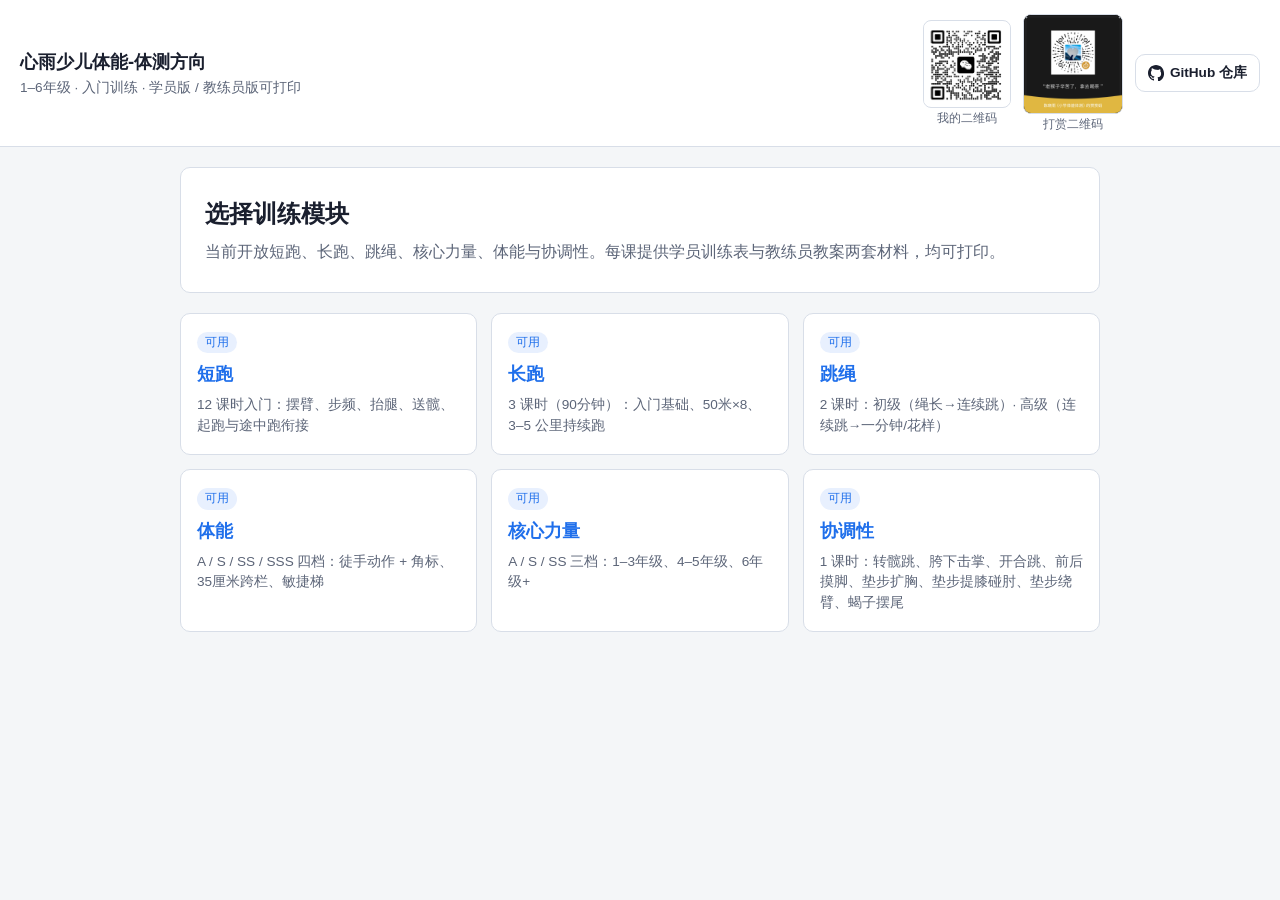
<file: index.html>
<!DOCTYPE html>
<html lang="zh-CN">
  <head>
    <meta charset="UTF-8" />
    <meta name="viewport" content="width=device-width, initial-scale=1" />
    <title>心雨少儿体能-体测方向</title>
    <link rel="stylesheet" href="css/app.css?v=14" />
  </head>
  <body>
    <header class="app-header no-print">
      <div>
        <h1>心雨少儿体能-体测方向</h1>
        <div class="sub">1–6年级 · 入门训练 · 学员版 / 教练员版可打印</div>
      </div>
      <div class="header-aside">
        <figure class="header-qr">
          <img src="assets/readme/author-qr.jpg" alt="作者微信二维码" />
          <figcaption>我的二维码</figcaption>
        </figure>
        <figure class="header-qr donate">
          <img src="assets/readme/donate-qr.jpg" alt="打赏二维码" />
          <figcaption>打赏二维码</figcaption>
        </figure>
        <a
          class="header-github"
          href="https://github.com/XiaoyYuChen/TrainHub"
          target="_blank"
          rel="noopener noreferrer"
        >
          <svg viewBox="0 0 16 16" aria-hidden="true">
            <path
              fill="currentColor"
              d="M8 0C3.58 0 0 3.58 0 8c0 3.54 2.29 6.53 5.47 7.59.4.07.55-.17.55-.38 0-.19-.01-.82-.01-1.49-2.01.37-2.53-.49-2.69-.94-.09-.23-.48-.94-.82-1.13-.28-.15-.68-.52-.01-.53.63-.01 1.08.58 1.23.82.72 1.21 1.87.87 2.33.66.07-.52.28-.87.51-1.07-1.78-.2-3.64-.89-3.64-3.95 0-.87.31-1.59.82-2.15-.08-.2-.36-1.02.08-2.12 0 0 .67-.21 2.2.82A7.65 7.65 0 0 1 8 4.77c.68.003 1.36.092 2 .27 1.53-1.04 2.2-.82 2.2-.82.44 1.1.16 1.92.08 2.12.51.56.82 1.27.82 2.15 0 3.07-1.87 3.75-3.65 3.95.29.25.54.73.54 1.48 0 1.07-.01 1.93-.01 2.2 0 .21.15.46.55.38A8.013 8.013 0 0 0 16 8c0-4.42-3.58-8-8-8z"
            />
          </svg>
          GitHub 仓库
        </a>
      </div>
    </header>

    <main class="container">
      <section class="hero">
        <h2>选择训练模块</h2>
        <p>
          当前开放短跑、长跑、跳绳、核心力量、体能与协调性。每课提供学员训练表与教练员教案两套材料，均可打印。
        </p>
      </section>

      <div class="module-grid" id="module-grid"></div>
    </main>
    <script src="data/catalog.js"></script>
    <script src="js/home.js"></script>
  </body>
</html>
</file>
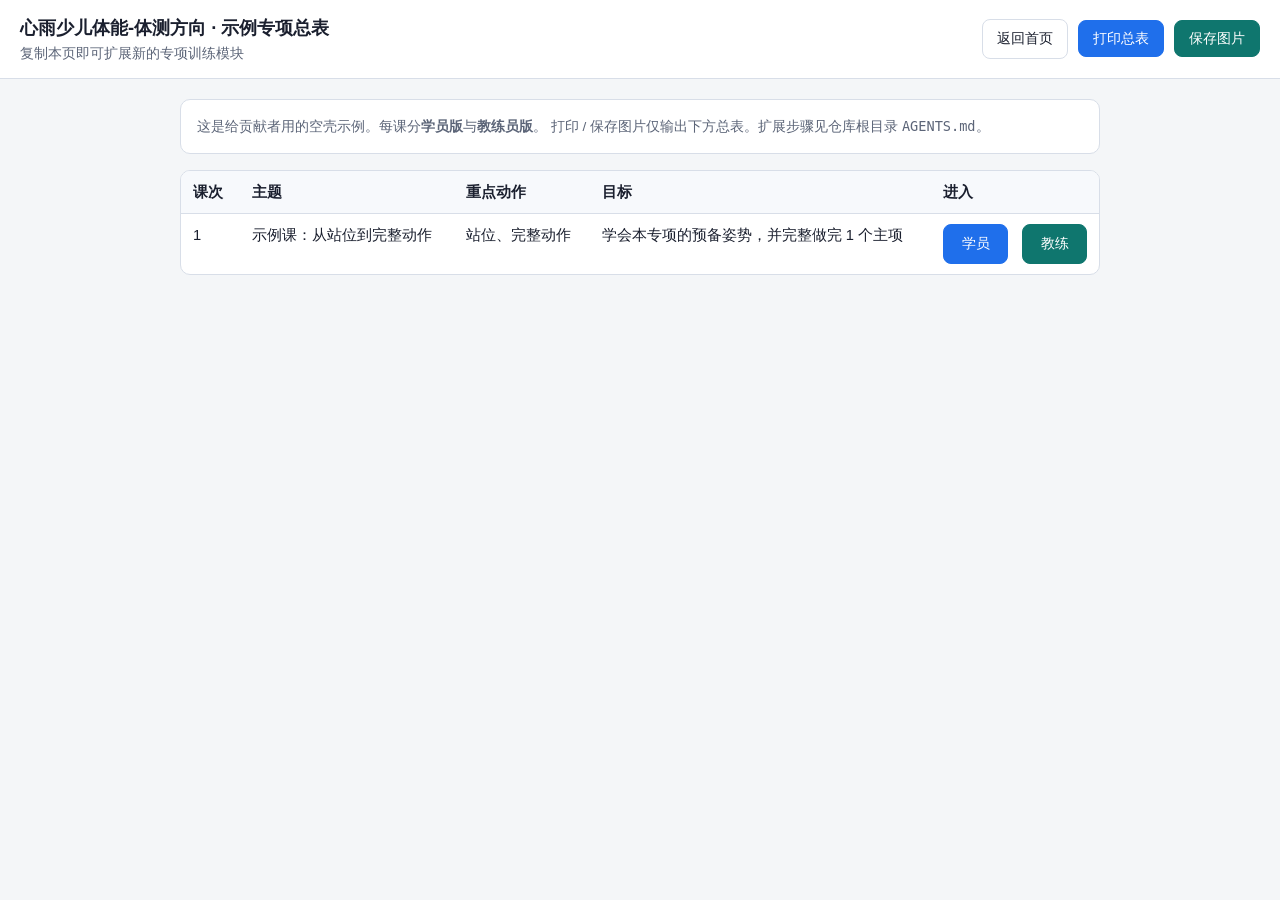
<file: modules/_template/index.html>
<!DOCTYPE html>
<html lang="zh-CN">
  <head>
    <meta charset="UTF-8" />
    <meta name="viewport" content="width=device-width, initial-scale=1" />
    <title>心雨少儿体能-体测方向 · 示例专项总表</title>
    <link rel="stylesheet" href="../../css/app.css?v=14" />
  </head>
  <!--
    复制本文件夹为 modules/{id}/
    把下面的 data/_template 改成 data/{id}
    并在 data/catalog.js 登记
  -->
  <body data-page="module-index">
    <header class="app-header">
      <div>
        <h1>心雨少儿体能-体测方向 · 示例专项总表</h1>
        <div class="sub">复制本页即可扩展新的专项训练模块</div>
      </div>
      <div class="nav-links no-print">
        <a class="btn" href="../../index.html">返回首页</a>
        <button type="button" class="btn btn-primary" id="btn-print">打印总表</button>
        <button type="button" class="btn btn-coach" id="btn-image">保存图片</button>
      </div>
    </header>

    <main class="container">
      <div class="panel no-print">
        <p class="note" style="margin: 0">
          这是给贡献者用的空壳示例。每课分<strong>学员版</strong>与<strong>教练员版</strong>。
          打印 / 保存图片仅输出下方总表。扩展步骤见仓库根目录 <code>AGENTS.md</code>。
        </p>
      </div>

      <div class="table-wrap" id="print-area">
        <table class="plan-table">
          <thead>
            <tr>
              <th style="width: 4em">课次</th>
              <th>主题</th>
              <th>重点动作</th>
              <th>目标</th>
              <th class="no-print" style="width: 15em; white-space: nowrap">进入</th>
            </tr>
          </thead>
          <tbody id="lesson-tbody"></tbody>
        </table>
      </div>
    </main>

    <script src="../../data/_template/data.js"></script>
    <script src="../../js/export-image.js?v=8"></script>
    <script src="../../js/app.js?v=19"></script>
  </body>
</html>
</file>
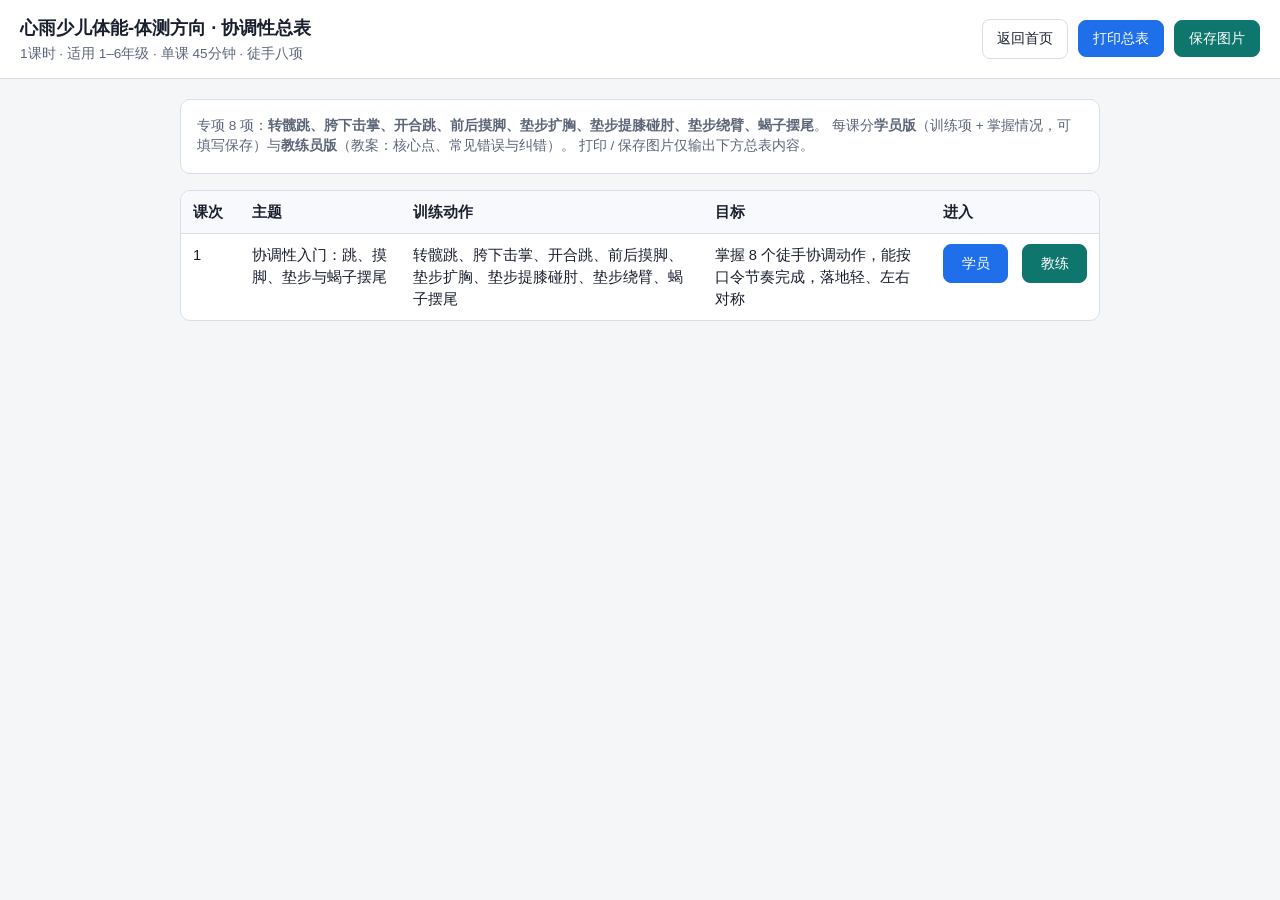
<file: modules/coordination/index.html>
<!DOCTYPE html>
<html lang="zh-CN">
  <head>
    <meta charset="UTF-8" />
    <meta name="viewport" content="width=device-width, initial-scale=1" />
    <title>心雨少儿体能-体测方向 · 协调性总表</title>
    <link rel="stylesheet" href="../../css/app.css?v=14" />
  </head>
  <body data-page="module-index">
    <header class="app-header">
      <div>
        <h1>心雨少儿体能-体测方向 · 协调性总表</h1>
        <div class="sub">1课时 · 适用 1–6年级 · 单课 45分钟 · 徒手八项</div>
      </div>
      <div class="nav-links no-print">
        <a class="btn" href="../../index.html">返回首页</a>
        <button type="button" class="btn btn-primary" id="btn-print">打印总表</button>
        <button type="button" class="btn btn-coach" id="btn-image">保存图片</button>
      </div>
    </header>

    <main class="container">
      <div class="panel no-print">
        <p class="note" style="margin: 0">
          专项 8 项：<strong>转髋跳、胯下击掌、开合跳、前后摸脚、垫步扩胸、垫步提膝碰肘、垫步绕臂、蝎子摆尾</strong>。
          每课分<strong>学员版</strong>（训练项 + 掌握情况，可填写保存）与<strong>教练员版</strong>（教案：核心点、常见错误与纠错）。
          打印 / 保存图片仅输出下方总表内容。
        </p>
      </div>

      <div class="table-wrap" id="print-area">
        <table class="plan-table">
          <thead>
            <tr>
              <th style="width: 4em">课次</th>
              <th>主题</th>
              <th>训练动作</th>
              <th>目标</th>
              <th class="no-print" style="width: 15em; white-space: nowrap">进入</th>
            </tr>
          </thead>
          <tbody id="lesson-tbody"></tbody>
        </table>
      </div>
    </main>

    <script src="../../data/coordination/data.js?v=4"></script>
    <script src="../../js/export-image.js?v=8"></script>
    <script src="../../js/app.js?v=19"></script>
  </body>
</html>
</file>
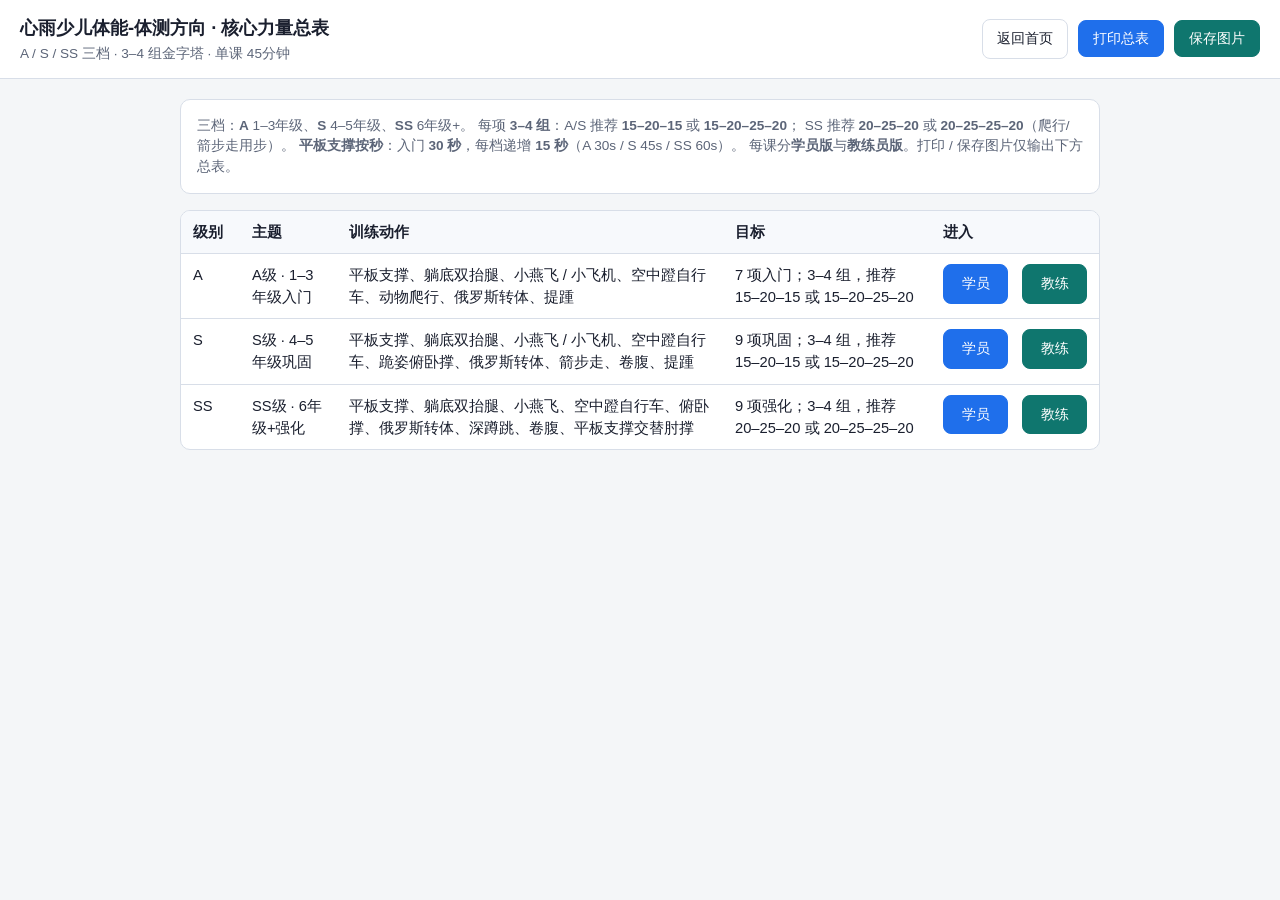
<file: modules/core/index.html>
<!DOCTYPE html>
<html lang="zh-CN">
  <head>
    <meta charset="UTF-8" />
    <meta name="viewport" content="width=device-width, initial-scale=1" />
    <title>心雨少儿体能-体测方向 · 核心力量总表</title>
    <link rel="stylesheet" href="../../css/app.css?v=14" />
  </head>
  <body data-page="module-index">
    <header class="app-header">
      <div>
        <h1>心雨少儿体能-体测方向 · 核心力量总表</h1>
        <div class="sub">A / S / SS 三档 · 3–4 组金字塔 · 单课 45分钟</div>
      </div>
      <div class="nav-links no-print">
        <a class="btn" href="../../index.html">返回首页</a>
        <button type="button" class="btn btn-primary" id="btn-print">打印总表</button>
        <button type="button" class="btn btn-coach" id="btn-image">保存图片</button>
      </div>
    </header>

    <main class="container">
      <div class="panel no-print">
        <p class="note" style="margin: 0">
          三档：<strong>A</strong> 1–3年级、<strong>S</strong> 4–5年级、<strong>SS</strong> 6年级+。
          每项 <strong>3–4 组</strong>：A/S 推荐 <strong>15–20–15</strong> 或 <strong>15–20–25–20</strong>；
          SS 推荐 <strong>20–25–20</strong> 或 <strong>20–25–25–20</strong>（爬行/箭步走用步）。
          <strong>平板支撑按秒</strong>：入门 <strong>30 秒</strong>，每档递增 <strong>15 秒</strong>（A 30s / S 45s / SS 60s）。
          每课分<strong>学员版</strong>与<strong>教练员版</strong>。打印 / 保存图片仅输出下方总表。
        </p>
      </div>

      <div class="table-wrap" id="print-area">
        <table class="plan-table">
          <thead>
            <tr>
              <th style="width: 4em">级别</th>
              <th>主题</th>
              <th>训练动作</th>
              <th>目标</th>
              <th class="no-print" style="width: 15em; white-space: nowrap">进入</th>
            </tr>
          </thead>
          <tbody id="lesson-tbody"></tbody>
        </table>
      </div>
    </main>

    <script src="../../data/core/data.js?v=11"></script>
    <script src="../../js/export-image.js?v=8"></script>
    <script src="../../js/app.js?v=19"></script>
  </body>
</html>
</file>
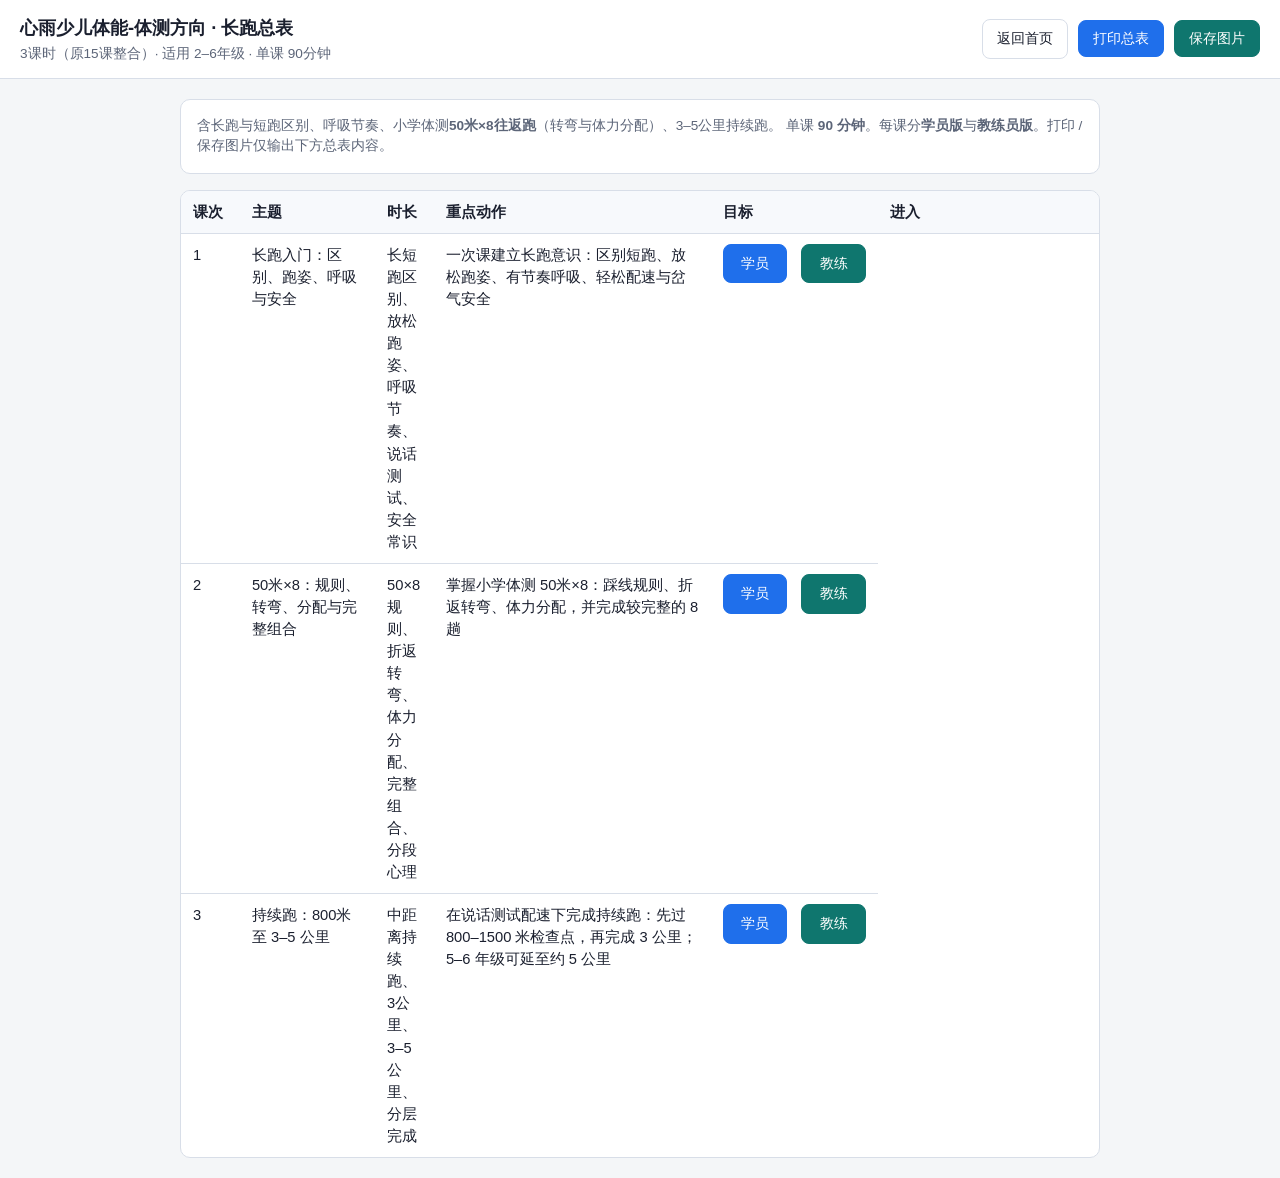
<file: modules/endurance/index.html>
<!DOCTYPE html>
<html lang="zh-CN">
  <head>
    <meta charset="UTF-8" />
    <meta name="viewport" content="width=device-width, initial-scale=1" />
    <title>心雨少儿体能-体测方向 · 长跑总表</title>
    <link rel="stylesheet" href="../../css/app.css?v=14" />
  </head>
  <body data-page="endurance-index">
    <header class="app-header">
      <div>
        <h1>心雨少儿体能-体测方向 · 长跑总表</h1>
        <div class="sub">3课时（原15课整合）· 适用 2–6年级 · 单课 90分钟</div>
      </div>
      <div class="nav-links no-print">
        <a class="btn" href="../../index.html">返回首页</a>
        <button type="button" class="btn btn-primary" id="btn-print">打印总表</button>
        <button type="button" class="btn btn-coach" id="btn-image">保存图片</button>
      </div>
    </header>

    <main class="container">
      <div class="panel no-print">
        <p class="note" style="margin: 0">
          含长跑与短跑区别、呼吸节奏、小学体测<strong>50米×8往返跑</strong>（转弯与体力分配）、3–5公里持续跑。
          单课 <strong>90 分钟</strong>。每课分<strong>学员版</strong>与<strong>教练员版</strong>。打印 / 保存图片仅输出下方总表内容。
        </p>
      </div>

      <div class="table-wrap" id="print-area">
        <table class="plan-table">
          <thead>
            <tr>
              <th style="width: 4em">课次</th>
              <th>主题</th>
              <th style="width: 4em">时长</th>
              <th>重点动作</th>
              <th>目标</th>
              <th class="no-print" style="width: 15em; white-space: nowrap">进入</th>
            </tr>
          </thead>
          <tbody id="lesson-tbody"></tbody>
        </table>
      </div>
    </main>

    <script src="data.js?v=2"></script>
    <script src="../../js/export-image.js?v=8"></script>
    <script src="../../js/app.js?v=18"></script>
  </body>
</html>
</file>
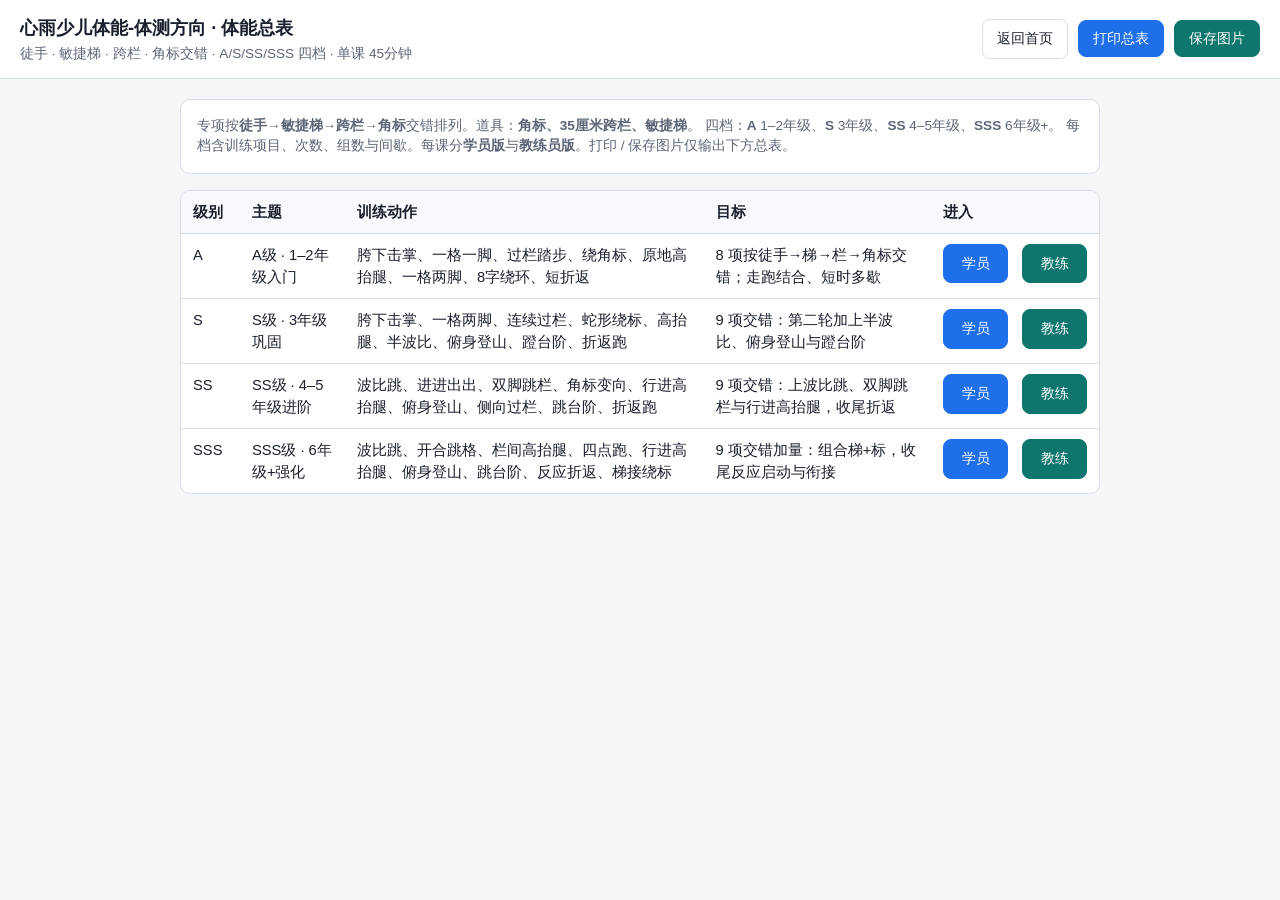
<file: modules/fitness/index.html>
<!DOCTYPE html>
<html lang="zh-CN">
  <head>
    <meta charset="UTF-8" />
    <meta name="viewport" content="width=device-width, initial-scale=1" />
    <title>心雨少儿体能-体测方向 · 体能总表</title>
    <link rel="stylesheet" href="../../css/app.css?v=14" />
  </head>
  <body data-page="module-index">
    <header class="app-header">
      <div>
        <h1>心雨少儿体能-体测方向 · 体能总表</h1>
        <div class="sub">徒手 · 敏捷梯 · 跨栏 · 角标交错 · A/S/SS/SSS 四档 · 单课 45分钟</div>
      </div>
      <div class="nav-links no-print">
        <a class="btn" href="../../index.html">返回首页</a>
        <button type="button" class="btn btn-primary" id="btn-print">打印总表</button>
        <button type="button" class="btn btn-coach" id="btn-image">保存图片</button>
      </div>
    </header>

    <main class="container">
      <div class="panel no-print">
        <p class="note" style="margin: 0">
          专项按<strong>徒手→敏捷梯→跨栏→角标</strong>交错排列。道具：<strong>角标、35厘米跨栏、敏捷梯</strong>。
          四档：<strong>A</strong> 1–2年级、<strong>S</strong> 3年级、<strong>SS</strong> 4–5年级、<strong>SSS</strong> 6年级+。
          每档含训练项目、次数、组数与间歇。每课分<strong>学员版</strong>与<strong>教练员版</strong>。打印 / 保存图片仅输出下方总表。
        </p>
      </div>

      <div class="table-wrap" id="print-area">
        <table class="plan-table">
          <thead>
            <tr>
              <th style="width: 4em">级别</th>
              <th>主题</th>
              <th>训练动作</th>
              <th>目标</th>
              <th class="no-print" style="width: 15em; white-space: nowrap">进入</th>
            </tr>
          </thead>
          <tbody id="lesson-tbody"></tbody>
        </table>
      </div>
    </main>

    <script src="../../data/fitness/data.js?v=9"></script>
    <script src="../../js/export-image.js?v=8"></script>
    <script src="../../js/app.js?v=19"></script>
  </body>
</html>
</file>
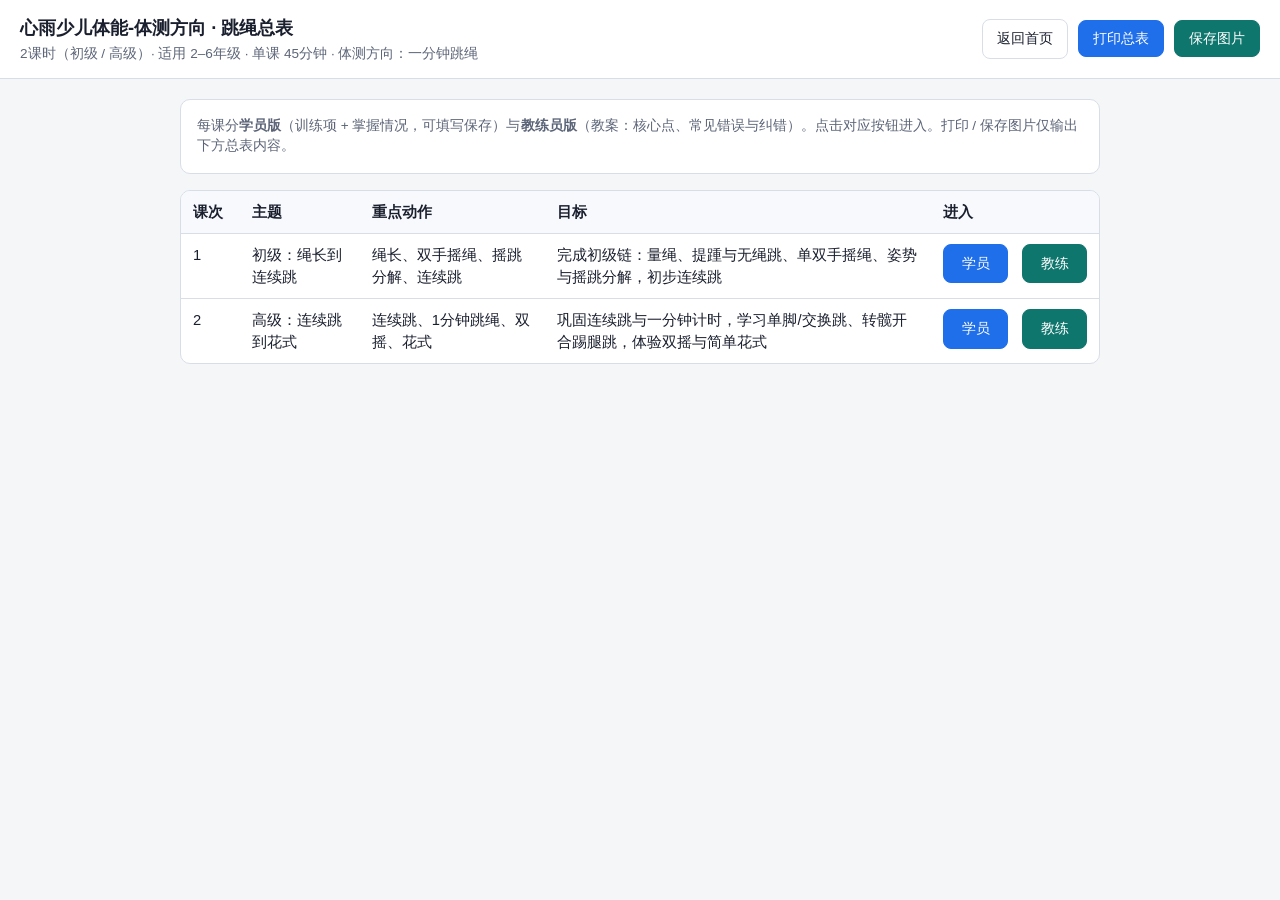
<file: modules/jump-rope/index.html>
<!DOCTYPE html>
<html lang="zh-CN">
  <head>
    <meta charset="UTF-8" />
    <meta name="viewport" content="width=device-width, initial-scale=1" />
    <title>心雨少儿体能-体测方向 · 跳绳总表</title>
    <link rel="stylesheet" href="../../css/app.css?v=14" />
  </head>
  <body data-page="module-index">
    <header class="app-header">
      <div>
        <h1>心雨少儿体能-体测方向 · 跳绳总表</h1>
        <div class="sub">2课时（初级 / 高级）· 适用 2–6年级 · 单课 45分钟 · 体测方向：一分钟跳绳</div>
      </div>
      <div class="nav-links no-print">
        <a class="btn" href="../../index.html">返回首页</a>
        <button type="button" class="btn btn-primary" id="btn-print">打印总表</button>
        <button type="button" class="btn btn-coach" id="btn-image">保存图片</button>
      </div>
    </header>

    <main class="container">
      <div class="panel no-print">
        <p class="note" style="margin: 0">
          每课分<strong>学员版</strong>（训练项 + 掌握情况，可填写保存）与<strong>教练员版</strong>（教案：核心点、常见错误与纠错）。点击对应按钮进入。打印 / 保存图片仅输出下方总表内容。
        </p>
      </div>

      <div class="table-wrap" id="print-area">
        <table class="plan-table">
          <thead>
            <tr>
              <th style="width: 4em">课次</th>
              <th>主题</th>
              <th>重点动作</th>
              <th>目标</th>
              <th class="no-print" style="width: 15em; white-space: nowrap">进入</th>
            </tr>
          </thead>
          <tbody id="lesson-tbody"></tbody>
        </table>
      </div>
    </main>

    <script src="../../data/jump-rope/data.js"></script>
    <script src="../../js/export-image.js?v=8"></script>
    <script src="../../js/app.js?v=19"></script>
  </body>
</html>
</file>
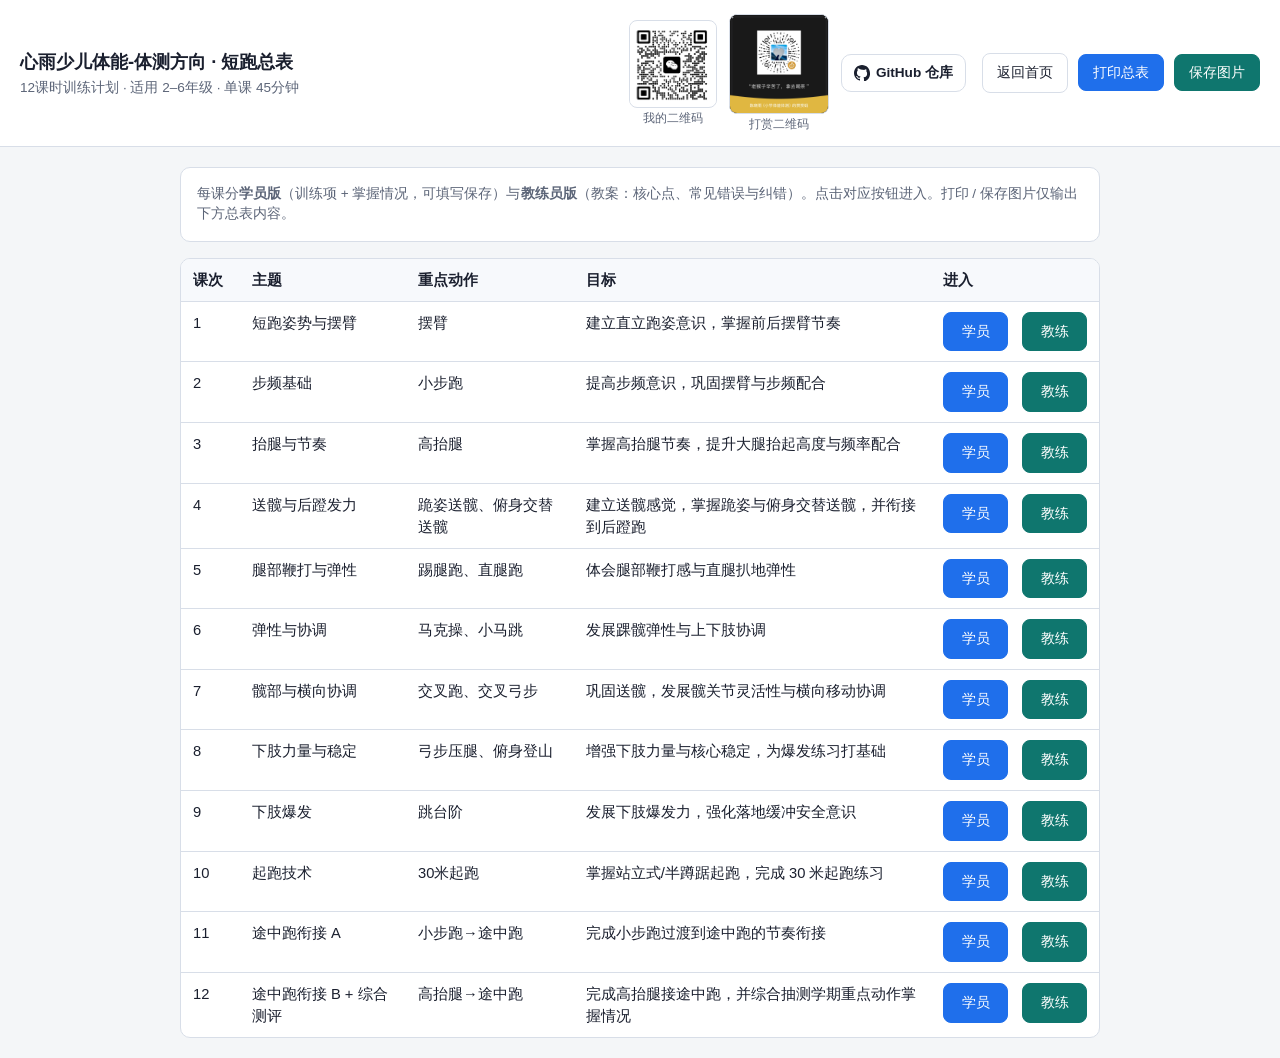
<file: modules/sprint/index.html>
﻿<!DOCTYPE html>
<html lang="zh-CN">
  <head>
    <meta charset="UTF-8" />
    <meta name="viewport" content="width=device-width, initial-scale=1" />
    <title>心雨少儿体能-体测方向 · 短跑总表</title>
    <link rel="stylesheet" href="../../css/app.css?v=14" />
  </head>
  <body data-page="sprint-index">
    <header class="app-header">
      <div>
        <h1>心雨少儿体能-体测方向 · 短跑总表</h1>
        <div class="sub">12课时训练计划 · 适用 2–6年级 · 单课 45分钟</div>
      </div>
      <div class="header-right">
        <div class="header-aside no-print">
          <figure class="header-qr">
            <img src="../../assets/readme/author-qr.jpg" alt="作者微信二维码" />
            <figcaption>我的二维码</figcaption>
          </figure>
          <figure class="header-qr donate">
            <img src="../../assets/readme/donate-qr.jpg" alt="打赏二维码" />
            <figcaption>打赏二维码</figcaption>
          </figure>
          <a
            class="header-github"
            href="https://github.com/XiaoyYuChen/TrainHub"
            target="_blank"
            rel="noopener noreferrer"
          >
            <svg viewBox="0 0 16 16" aria-hidden="true">
              <path
                fill="currentColor"
                d="M8 0C3.58 0 0 3.58 0 8c0 3.54 2.29 6.53 5.47 7.59.4.07.55-.17.55-.38 0-.19-.01-.82-.01-1.49-2.01.37-2.53-.49-2.69-.94-.09-.23-.48-.94-.82-1.13-.28-.15-.68-.52-.01-.53.63-.01 1.08.58 1.23.82.72 1.21 1.87.87 2.33.66.07-.52.28-.87.51-1.07-1.78-.2-3.64-.89-3.64-3.95 0-.87.31-1.59.82-2.15-.08-.2-.36-1.02.08-2.12 0 0 .67-.21 2.2.82A7.65 7.65 0 0 1 8 4.77c.68.003 1.36.092 2 .27 1.53-1.04 2.2-.82 2.2-.82.44 1.1.16 1.92.08 2.12.51.56.82 1.27.82 2.15 0 3.07-1.87 3.75-3.65 3.95.29.25.54.73.54 1.48 0 1.07-.01 1.93-.01 2.2 0 .21.15.46.55.38A8.013 8.013 0 0 0 16 8c0-4.42-3.58-8-8-8z"
              />
            </svg>
            GitHub 仓库
          </a>
        </div>
        <div class="nav-links no-print">
          <a class="btn" href="../../index.html">返回首页</a>
          <button type="button" class="btn btn-primary" id="btn-print">打印总表</button>
          <button type="button" class="btn btn-coach" id="btn-image">保存图片</button>
        </div>
      </div>
    </header>

    <main class="container">
      <div class="panel no-print">
        <p class="note" style="margin: 0">
          每课分<strong>学员版</strong>（训练项 + 掌握情况，可填写保存）与<strong>教练员版</strong>（教案：核心点、常见错误与纠错）。点击对应按钮进入。打印 / 保存图片仅输出下方总表内容。
        </p>
      </div>

      <div class="table-wrap" id="print-area">
        <table class="plan-table">
          <thead>
            <tr>
              <th style="width: 4em">课次</th>
              <th>主题</th>
              <th>重点动作</th>
              <th>目标</th>
              <th class="no-print" style="width: 15em; white-space: nowrap">进入</th>
            </tr>
          </thead>
          <tbody id="lesson-tbody"></tbody>
        </table>
      </div>
    </main>

    <script src="../../data/sprint/data.js"></script>
    <script src="../../js/export-image.js?v=8"></script>
    <script src="../../js/app.js?v=19"></script>
  </body>
</html>
</file>
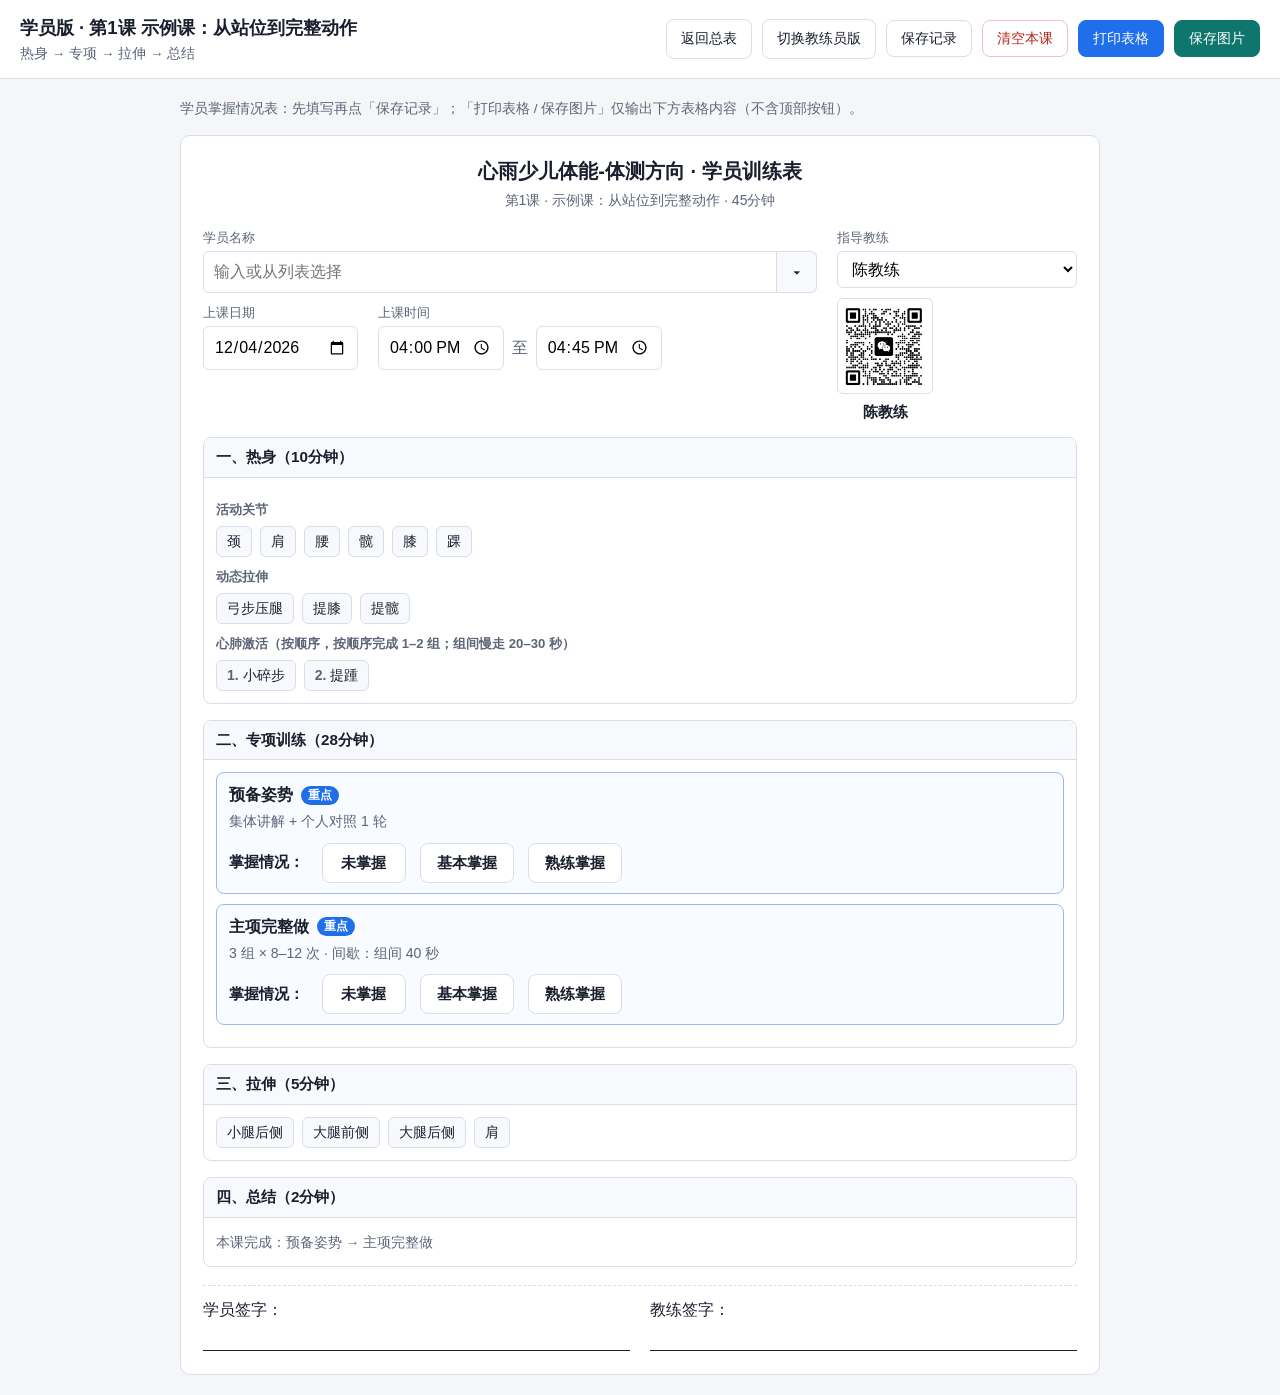
<file: modules/_template/lesson.html>
<!DOCTYPE html>
<html lang="zh-CN">
  <head>
    <meta charset="UTF-8" />
    <meta name="viewport" content="width=device-width, initial-scale=1" />
    <title>心雨少儿体能-体测方向 · 示例专项课时</title>
    <link rel="stylesheet" href="../../css/app.css?v=14" />
  </head>
  <body data-page="lesson">
    <header class="app-header">
      <div>
        <h1 id="page-title">课时表</h1>
        <div class="sub">热身 → 专项 → 拉伸 → 总结</div>
      </div>
      <div class="nav-links no-print">
        <a class="btn" href="index.html">返回总表</a>
        <a class="btn" id="switch-role" href="#">切换版本</a>
        <button type="button" class="btn" id="btn-save">保存记录</button>
        <button type="button" class="btn btn-danger" id="btn-clear">清空本课</button>
        <button type="button" class="btn btn-primary" id="btn-print">打印表格</button>
        <button type="button" class="btn btn-coach" id="btn-image">保存图片</button>
      </div>
    </header>

    <main class="container">
      <div class="toolbar no-print" id="hint-bar"></div>
      <div id="lesson-root"></div>
    </main>

    <script src="../../js/storage.js?v=2"></script>
    <script src="../../data/_template/data.js"></script>
    <script src="../../js/coach-qr-data.js?v=7"></script>
    <script src="../../js/site-config.js?v=8"></script>
    <script src="../../js/export-image.js?v=8"></script>
    <script src="../../js/app.js?v=19"></script>
  </body>
</html>
</file>
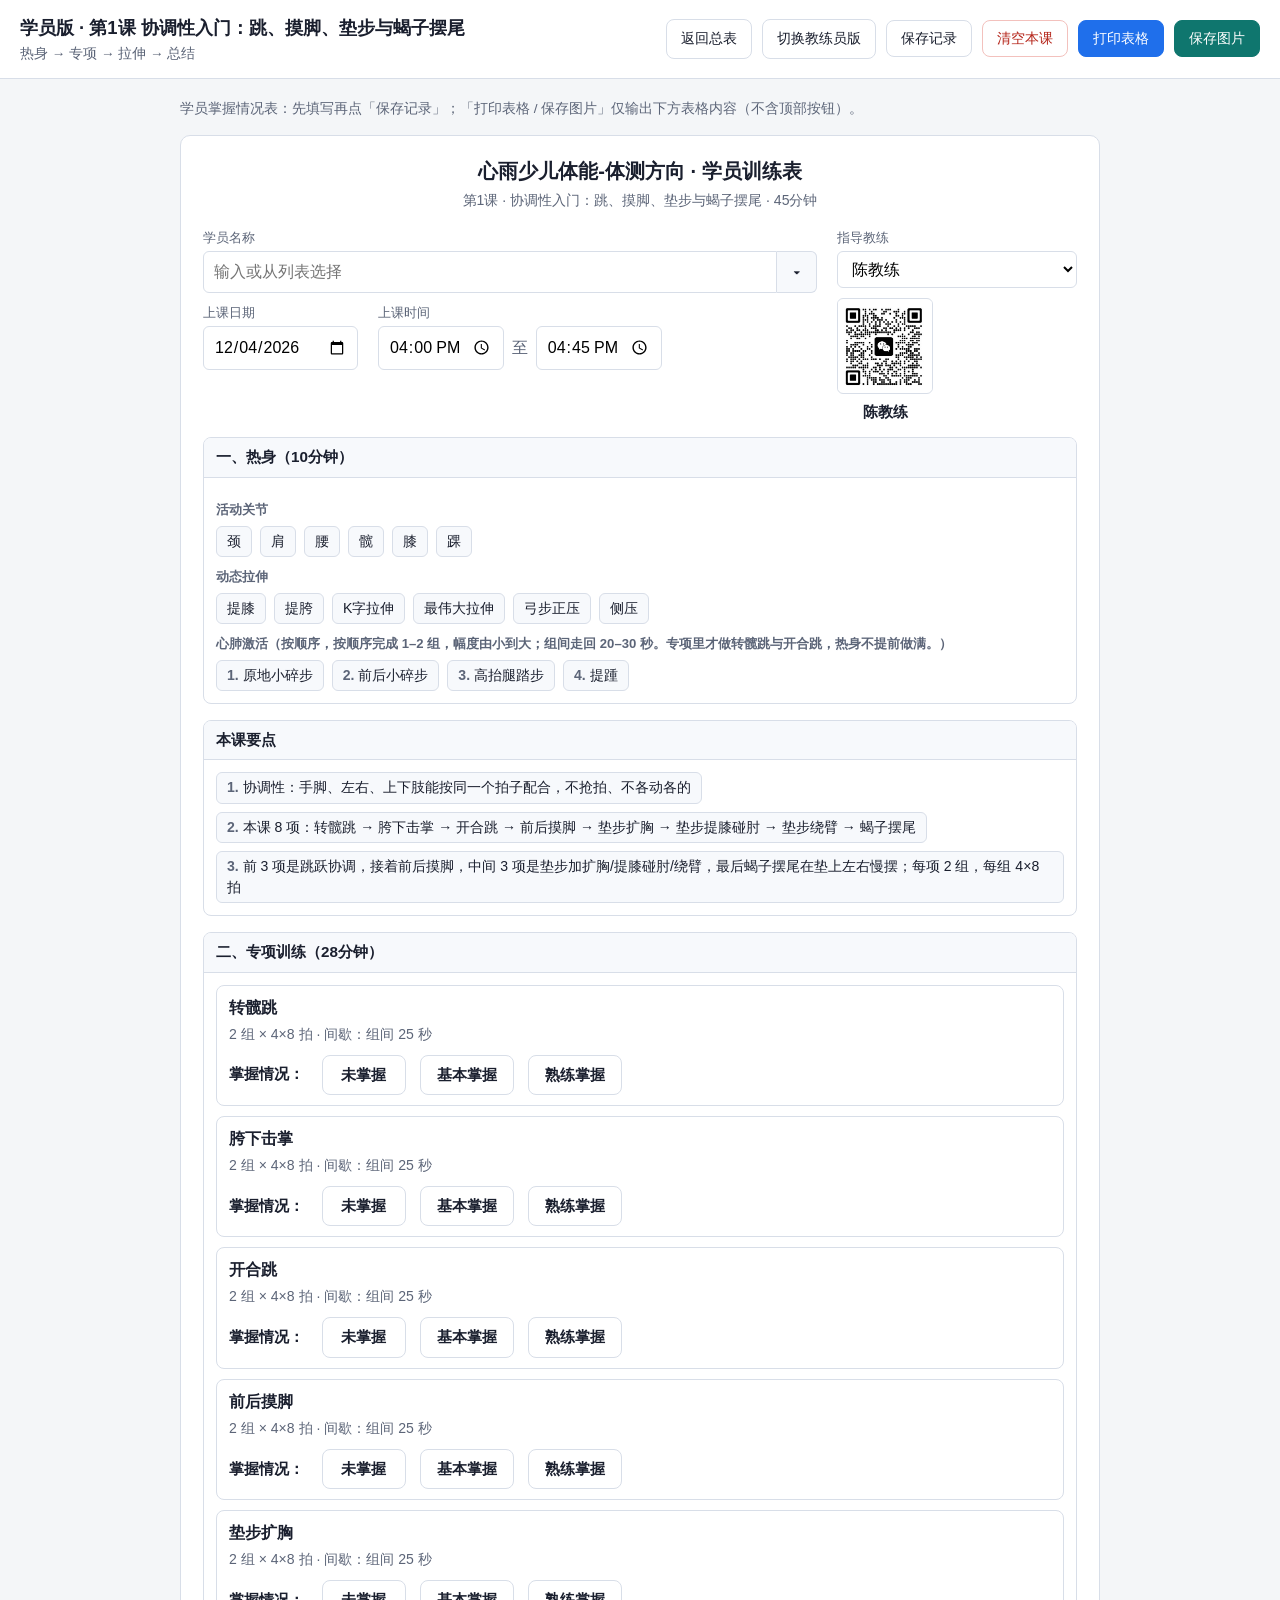
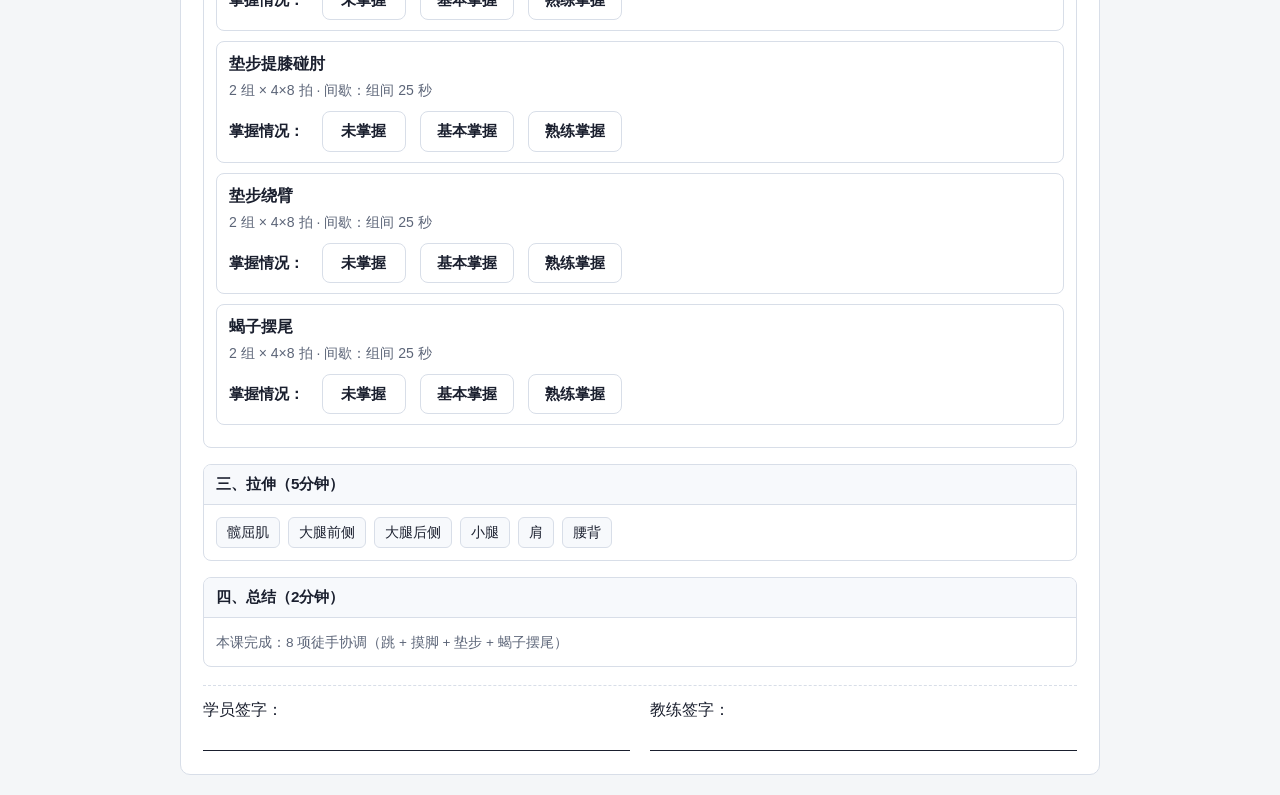
<file: modules/coordination/lesson.html>
<!DOCTYPE html>
<html lang="zh-CN">
  <head>
    <meta charset="UTF-8" />
    <meta name="viewport" content="width=device-width, initial-scale=1" />
    <title>心雨少儿体能-体测方向 · 协调性课时</title>
    <link rel="stylesheet" href="../../css/app.css?v=14" />
  </head>
  <body data-page="lesson">
    <header class="app-header">
      <div>
        <h1 id="page-title">课时表</h1>
        <div class="sub">热身 → 专项 → 拉伸 → 总结</div>
      </div>
      <div class="nav-links no-print">
        <a class="btn" href="index.html">返回总表</a>
        <a class="btn" id="switch-role" href="#">切换版本</a>
        <button type="button" class="btn" id="btn-save">保存记录</button>
        <button type="button" class="btn btn-danger" id="btn-clear">清空本课</button>
        <button type="button" class="btn btn-primary" id="btn-print">打印表格</button>
        <button type="button" class="btn btn-coach" id="btn-image">保存图片</button>
      </div>
    </header>

    <main class="container">
      <div class="toolbar no-print" id="hint-bar"></div>
      <div id="lesson-root"></div>
    </main>

    <script src="../../data/coordination/data.js?v=4"></script>
    <script src="../../js/coach-qr-data.js?v=7"></script>
    <script src="../../js/site-config.js?v=8"></script>
    <script src="../../js/storage.js?v=2"></script>
    <script src="../../js/export-image.js?v=8"></script>
    <script src="../../js/app.js?v=19"></script>
  </body>
</html>
</file>
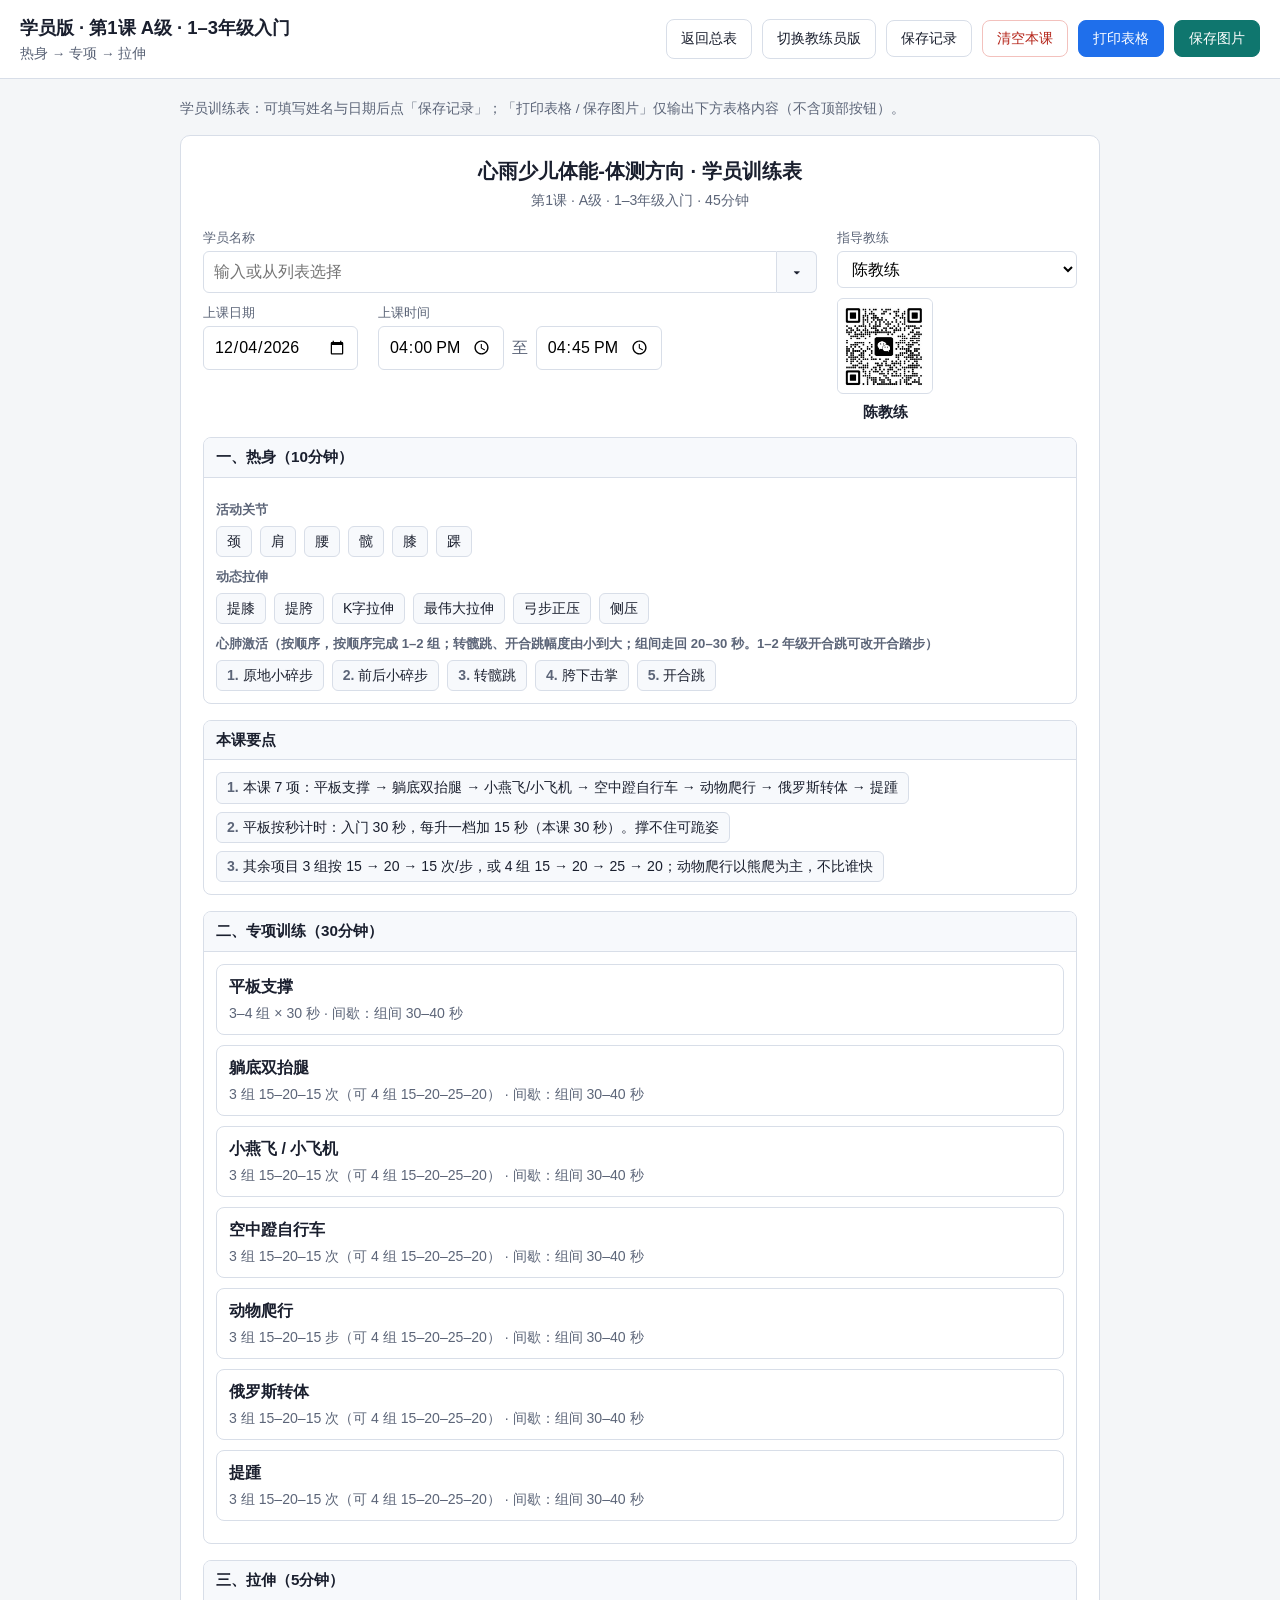
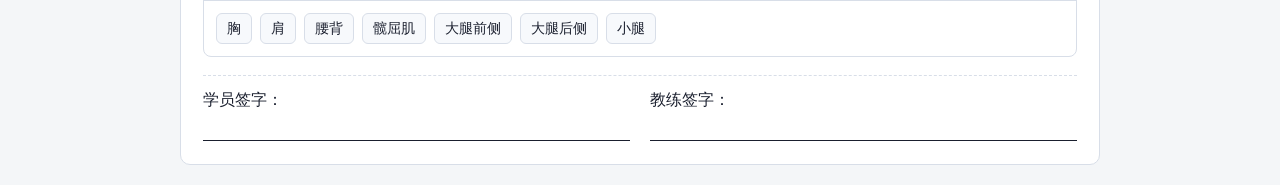
<file: modules/core/lesson.html>
<!DOCTYPE html>
<html lang="zh-CN">
  <head>
    <meta charset="UTF-8" />
    <meta name="viewport" content="width=device-width, initial-scale=1" />
    <title>心雨少儿体能-体测方向 · 核心力量课时</title>
    <link rel="stylesheet" href="../../css/app.css?v=14" />
  </head>
  <body data-page="lesson">
    <header class="app-header">
      <div>
        <h1 id="page-title">课时表</h1>
        <div class="sub">热身 → 专项 → 拉伸</div>
      </div>
      <div class="nav-links no-print">
        <a class="btn" href="index.html">返回总表</a>
        <a class="btn" id="switch-role" href="#">切换版本</a>
        <button type="button" class="btn" id="btn-save">保存记录</button>
        <button type="button" class="btn btn-danger" id="btn-clear">清空本课</button>
        <button type="button" class="btn btn-primary" id="btn-print">打印表格</button>
        <button type="button" class="btn btn-coach" id="btn-image">保存图片</button>
      </div>
    </header>

    <main class="container">
      <div class="toolbar no-print" id="hint-bar"></div>
      <div id="lesson-root"></div>
    </main>

    <script src="../../data/core/data.js?v=11"></script>
    <script src="../../js/coach-qr-data.js?v=7"></script>
    <script src="../../js/site-config.js?v=8"></script>
    <script src="../../js/storage.js?v=2"></script>
    <script src="../../js/export-image.js?v=8"></script>
    <script src="../../js/app.js?v=19"></script>
  </body>
</html>
</file>
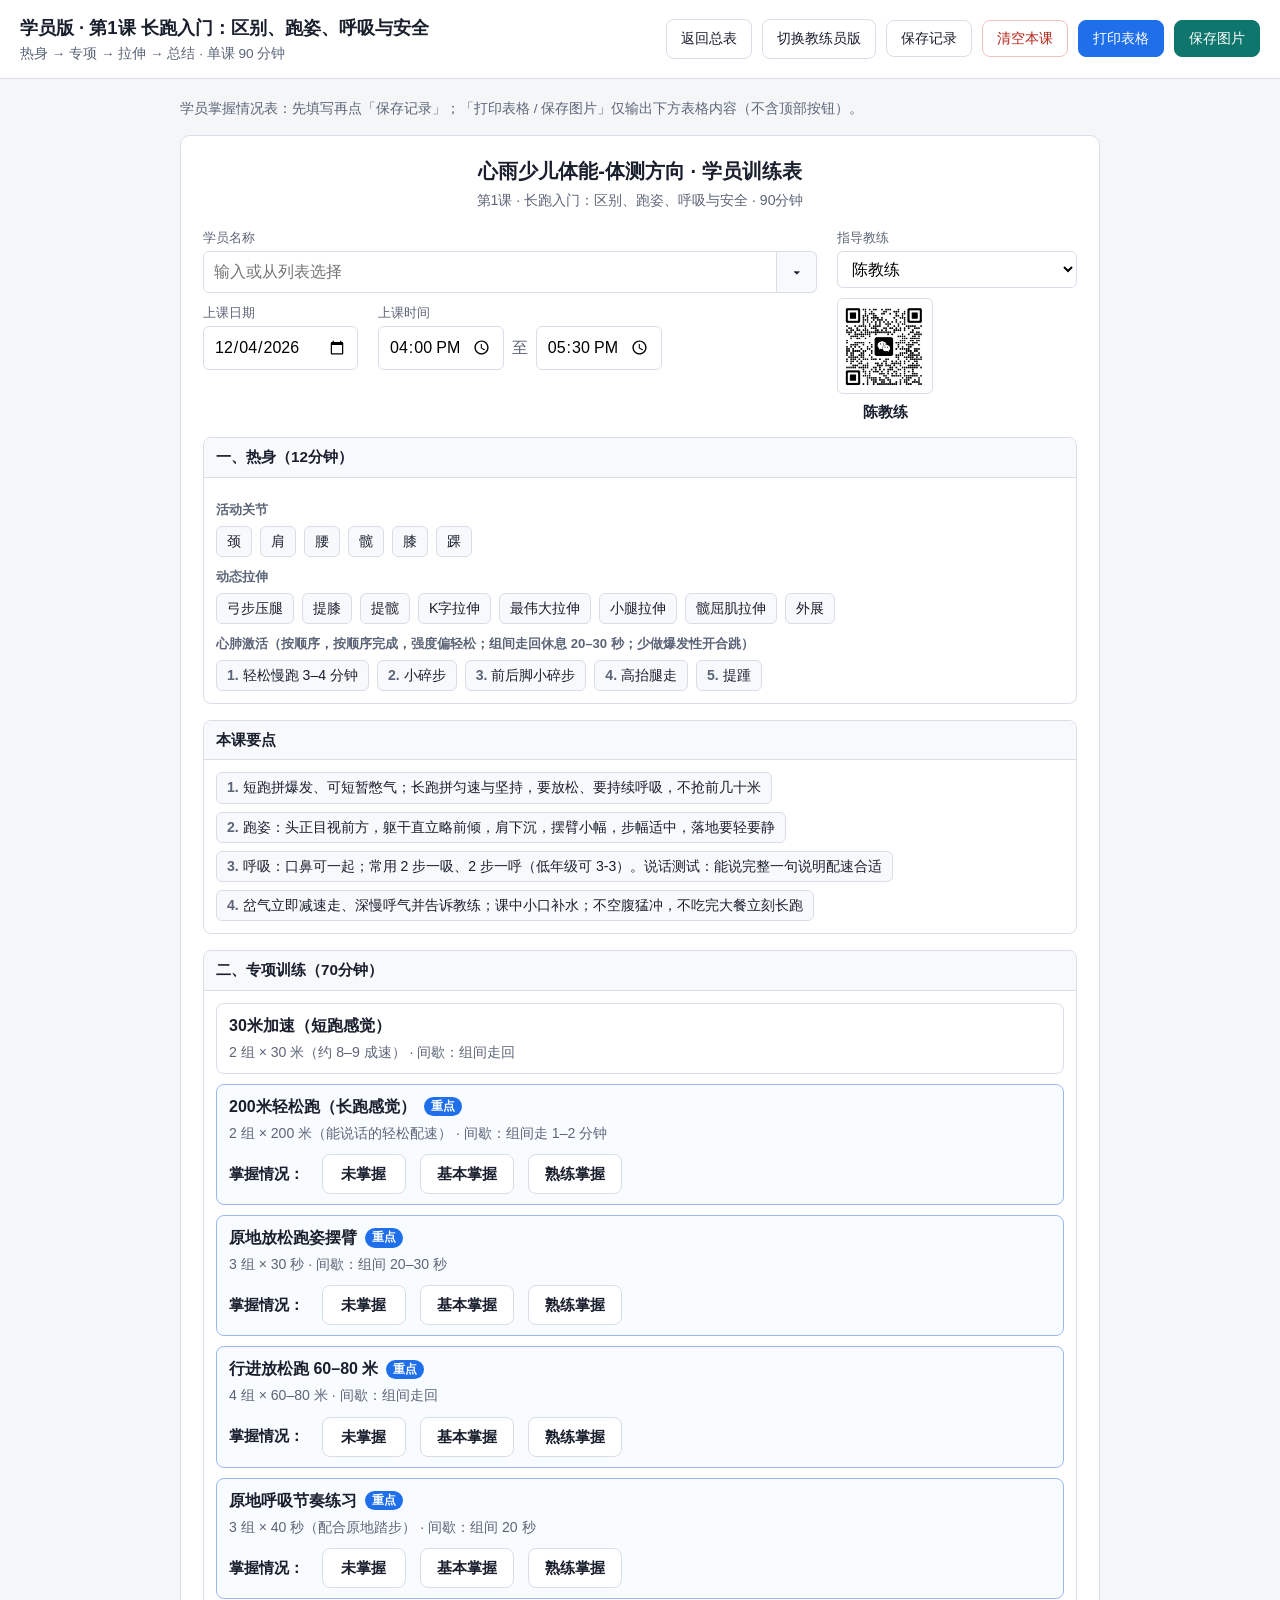
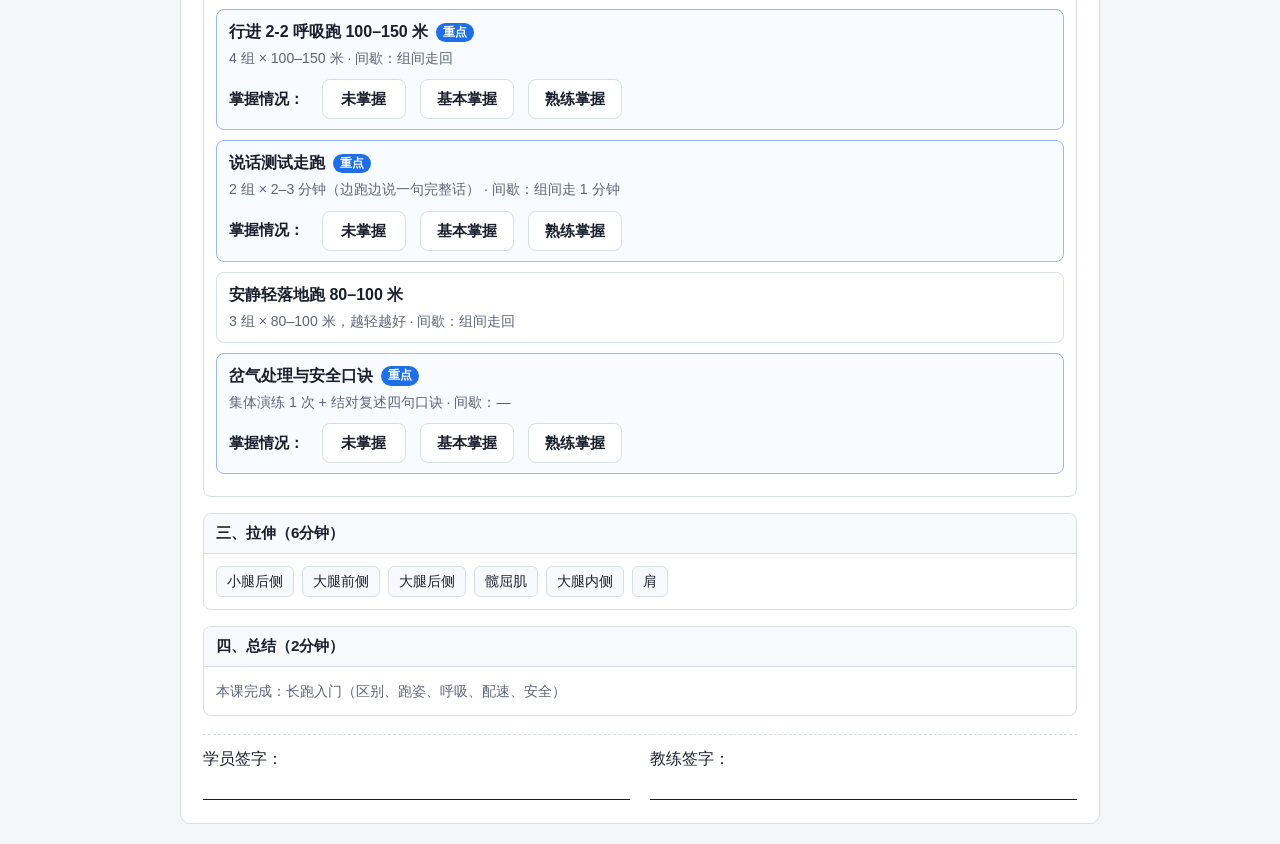
<file: modules/endurance/lesson.html>
<!DOCTYPE html>
<html lang="zh-CN">
  <head>
    <meta charset="UTF-8" />
    <meta name="viewport" content="width=device-width, initial-scale=1" />
    <title>心雨少儿体能-体测方向 · 长跑课时</title>
    <link rel="stylesheet" href="../../css/app.css?v=14" />
  </head>
  <body data-page="lesson">
    <header class="app-header">
      <div>
        <h1 id="page-title">课时表</h1>
        <div class="sub">热身 → 专项 → 拉伸 → 总结 · 单课 90 分钟</div>
      </div>
      <div class="nav-links no-print">
        <a class="btn" href="index.html">返回总表</a>
        <a class="btn" id="switch-role" href="#">切换版本</a>
        <button type="button" class="btn" id="btn-save">保存记录</button>
        <button type="button" class="btn btn-danger" id="btn-clear">清空本课</button>
        <button type="button" class="btn btn-primary" id="btn-print">打印表格</button>
        <button type="button" class="btn btn-coach" id="btn-image">保存图片</button>
      </div>
    </header>

    <main class="container">
      <div class="toolbar no-print" id="hint-bar"></div>
      <div id="lesson-root"></div>
    </main>

    <script src="../../data/endurance/data.js?v=2"></script>
    <script src="../../js/coach-qr-data.js?v=7"></script>
    <script src="../../js/site-config.js?v=8"></script>
    <script src="../../js/storage.js?v=2"></script>
    <script src="../../js/export-image.js?v=8"></script>
    <script src="../../js/app.js?v=19"></script>
  </body>
</html>
</file>
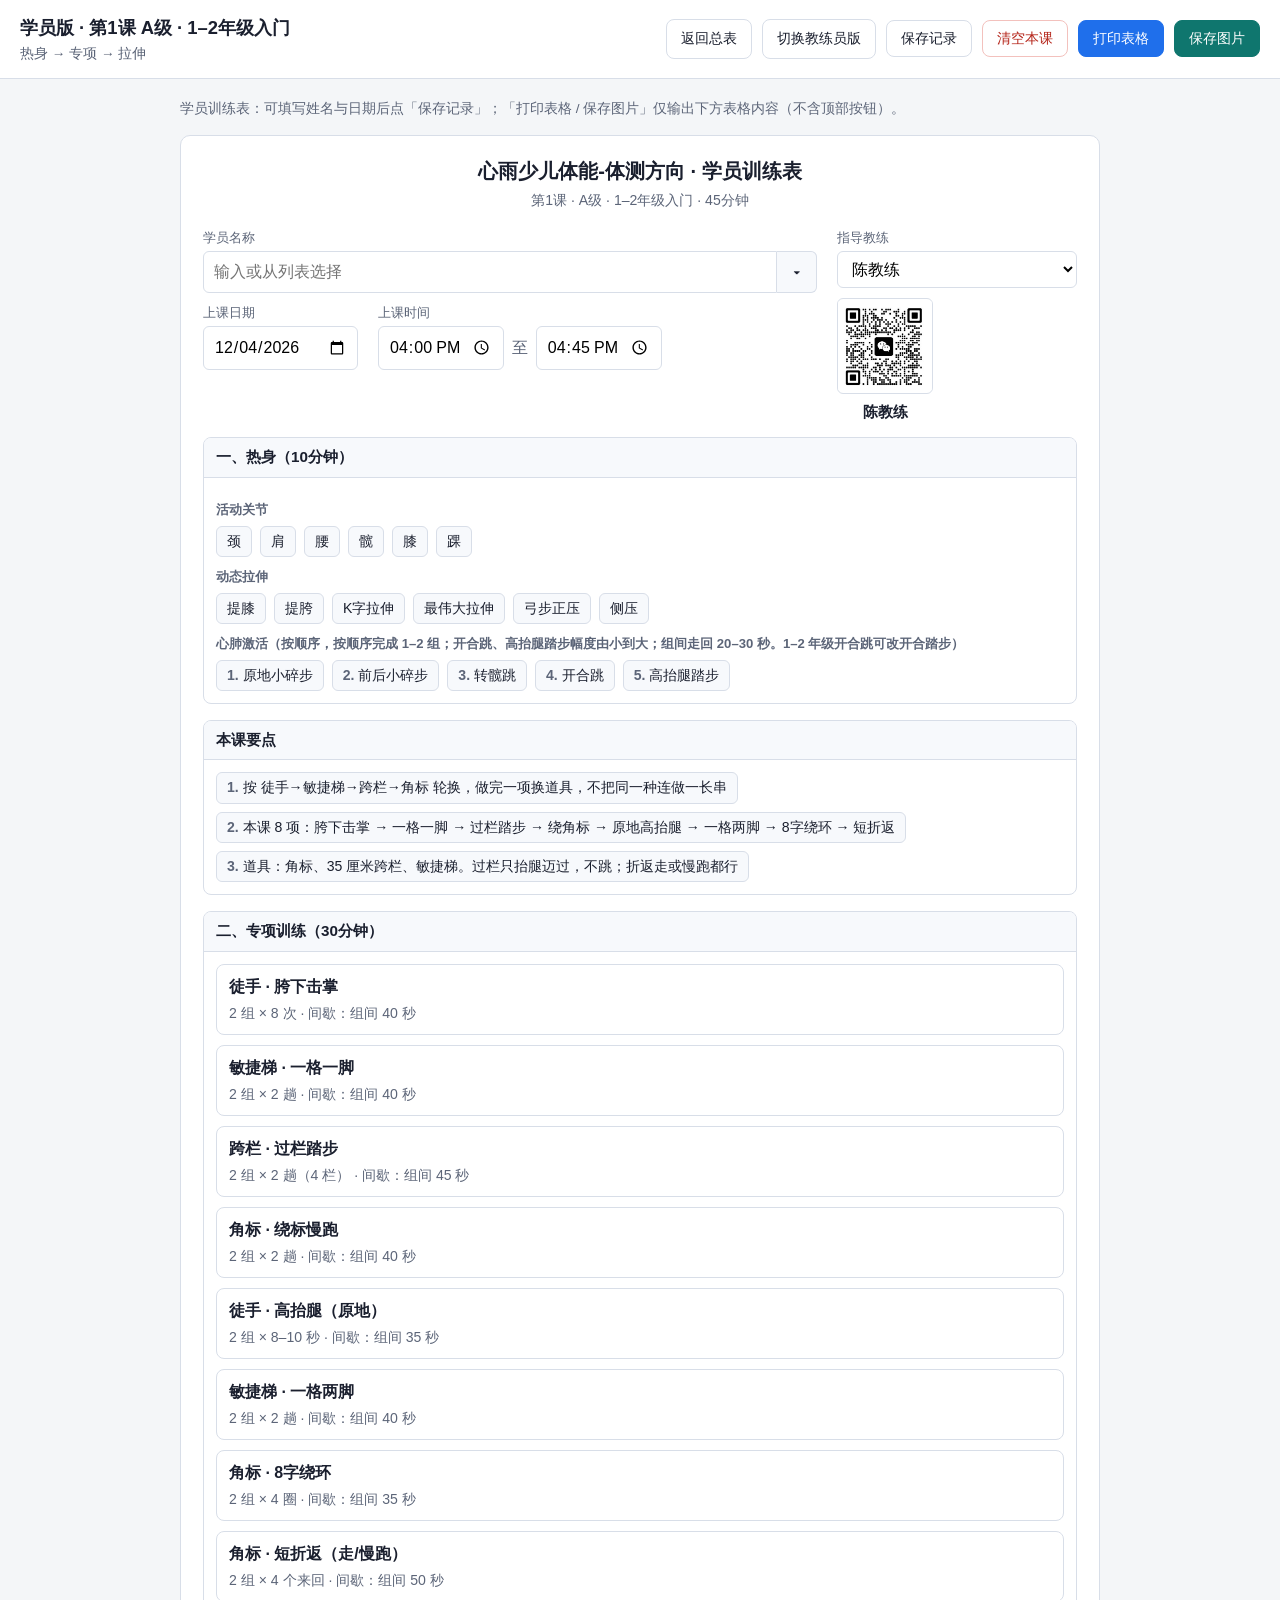
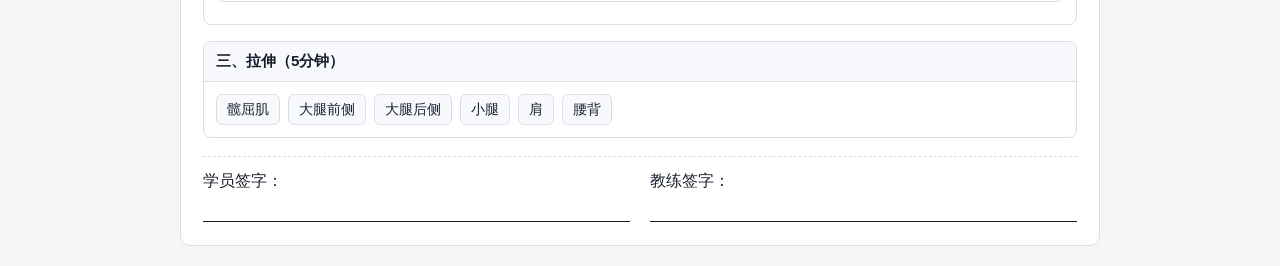
<file: modules/fitness/lesson.html>
<!DOCTYPE html>
<html lang="zh-CN">
  <head>
    <meta charset="UTF-8" />
    <meta name="viewport" content="width=device-width, initial-scale=1" />
    <title>心雨少儿体能-体测方向 · 体能课时</title>
    <link rel="stylesheet" href="../../css/app.css?v=14" />
  </head>
  <body data-page="lesson">
    <header class="app-header">
      <div>
        <h1 id="page-title">课时表</h1>
        <div class="sub">热身 → 专项 → 拉伸</div>
      </div>
      <div class="nav-links no-print">
        <a class="btn" href="index.html">返回总表</a>
        <a class="btn" id="switch-role" href="#">切换版本</a>
        <button type="button" class="btn" id="btn-save">保存记录</button>
        <button type="button" class="btn btn-danger" id="btn-clear">清空本课</button>
        <button type="button" class="btn btn-primary" id="btn-print">打印表格</button>
        <button type="button" class="btn btn-coach" id="btn-image">保存图片</button>
      </div>
    </header>

    <main class="container">
      <div class="toolbar no-print" id="hint-bar"></div>
      <div id="lesson-root"></div>
    </main>

    <script src="../../data/fitness/data.js?v=9"></script>
    <script src="../../js/coach-qr-data.js?v=7"></script>
    <script src="../../js/site-config.js?v=8"></script>
    <script src="../../js/storage.js?v=2"></script>
    <script src="../../js/export-image.js?v=8"></script>
    <script src="../../js/app.js?v=19"></script>
  </body>
</html>
</file>
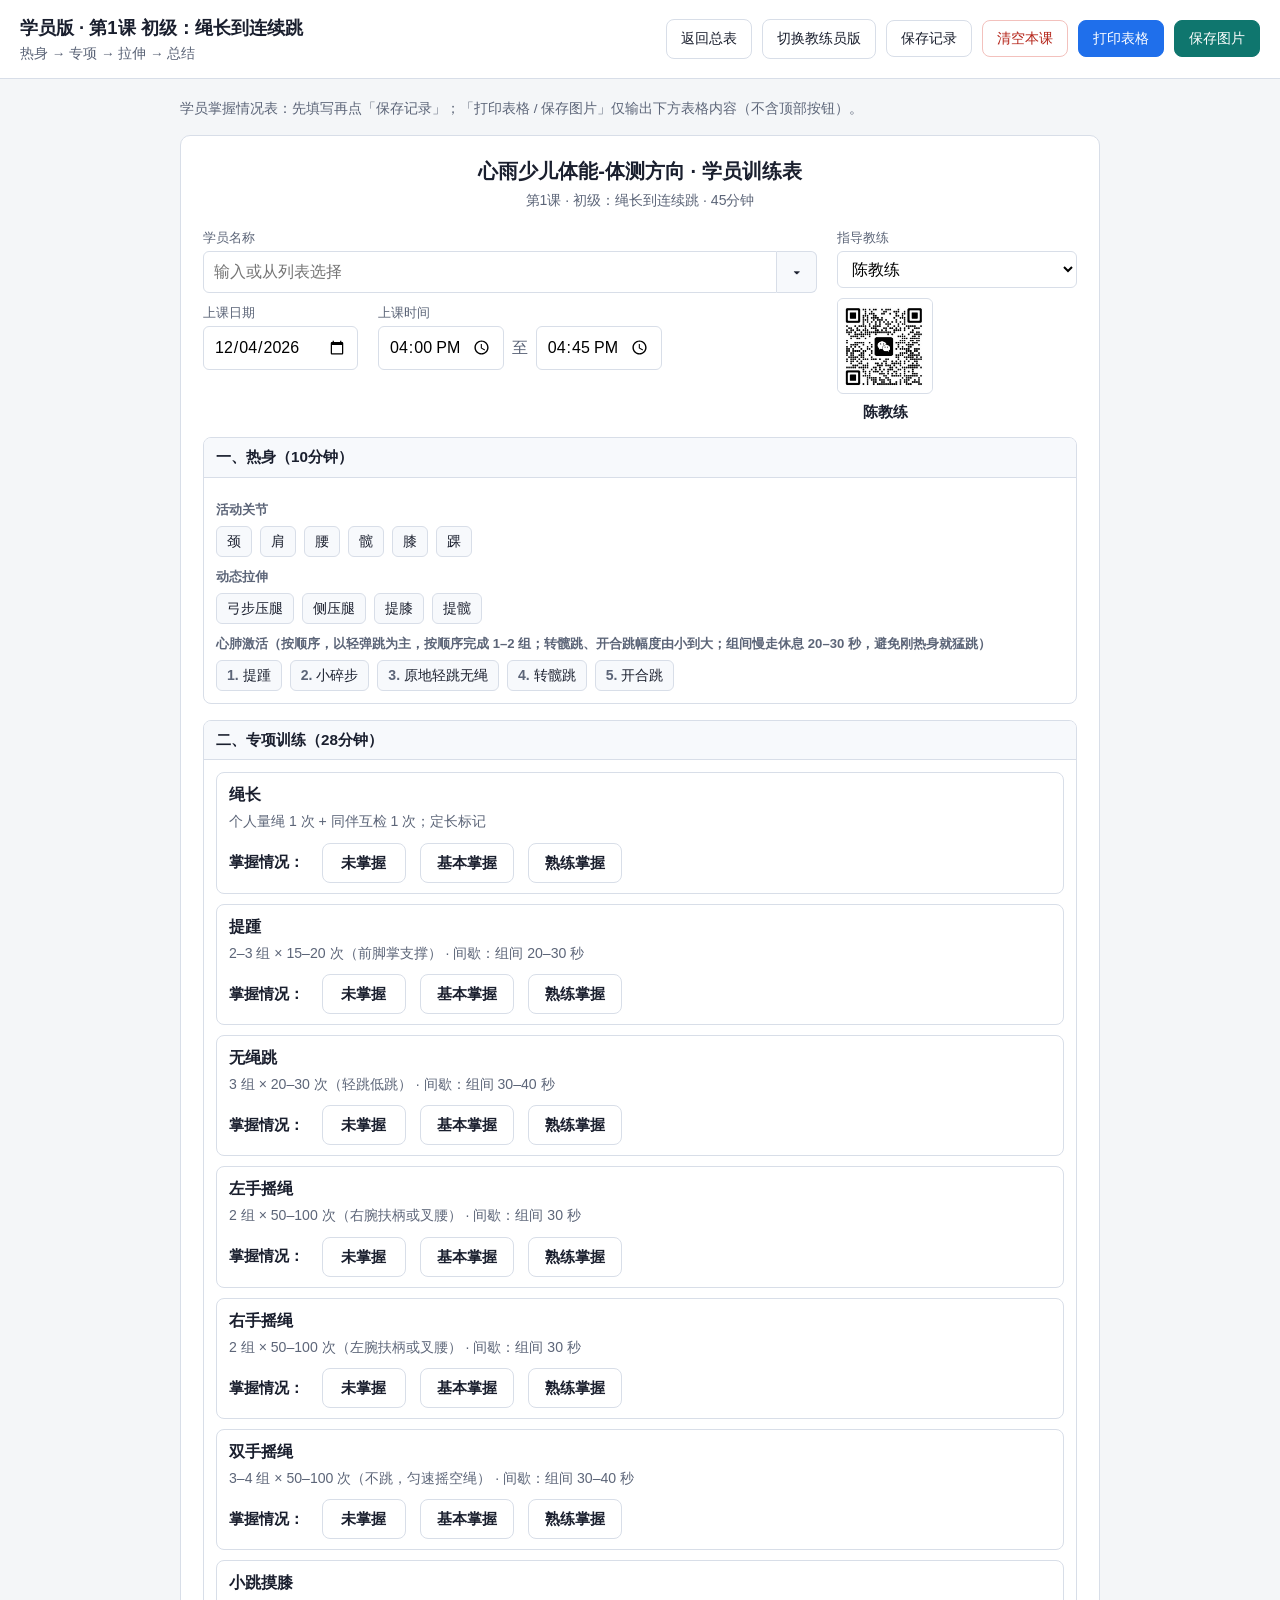
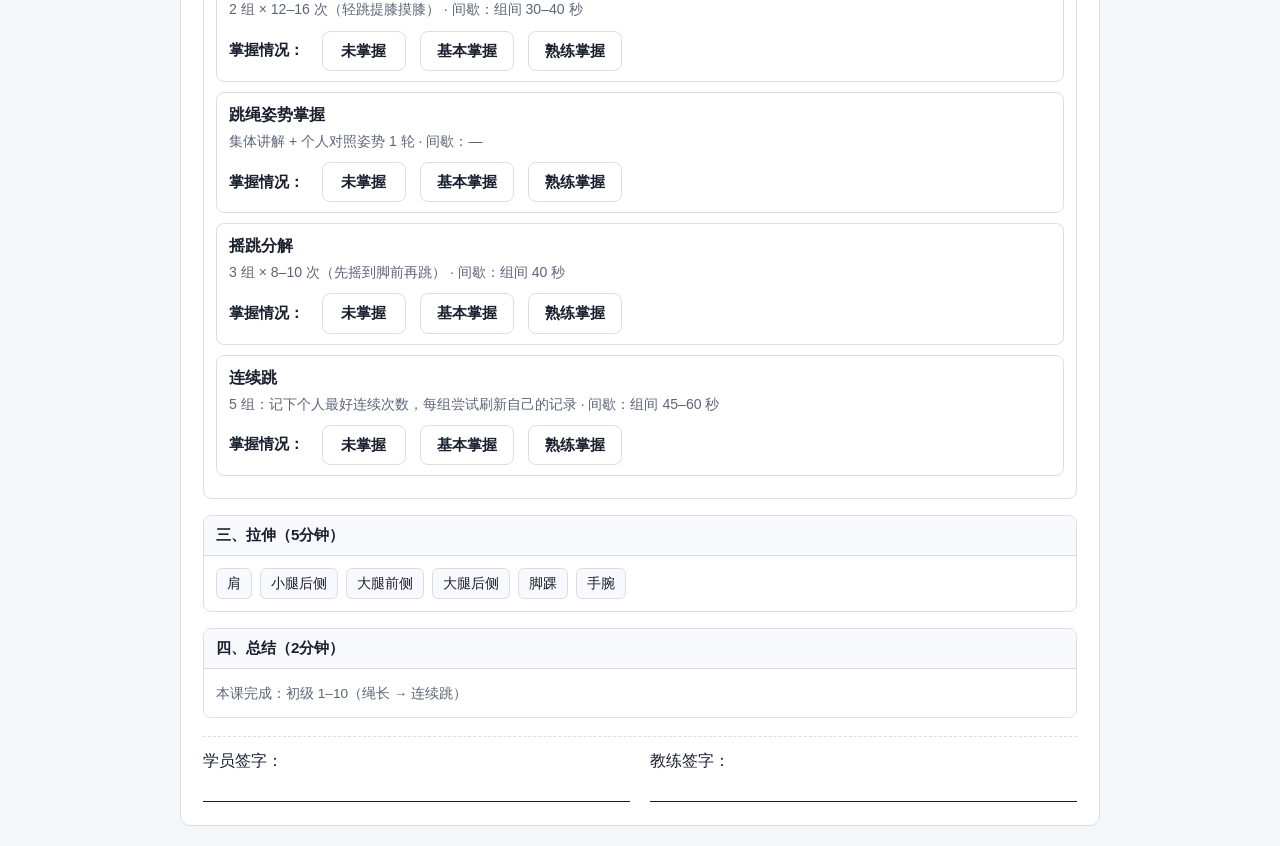
<file: modules/jump-rope/lesson.html>
<!DOCTYPE html>
<html lang="zh-CN">
  <head>
    <meta charset="UTF-8" />
    <meta name="viewport" content="width=device-width, initial-scale=1" />
    <title>心雨少儿体能-体测方向 · 跳绳课时</title>
    <link rel="stylesheet" href="../../css/app.css?v=14" />
  </head>
  <body data-page="lesson">
    <header class="app-header">
      <div>
        <h1 id="page-title">课时表</h1>
        <div class="sub">热身 → 专项 → 拉伸 → 总结</div>
      </div>
      <div class="nav-links no-print">
        <a class="btn" href="index.html">返回总表</a>
        <a class="btn" id="switch-role" href="#">切换版本</a>
        <button type="button" class="btn" id="btn-save">保存记录</button>
        <button type="button" class="btn btn-danger" id="btn-clear">清空本课</button>
        <button type="button" class="btn btn-primary" id="btn-print">打印表格</button>
        <button type="button" class="btn btn-coach" id="btn-image">保存图片</button>
      </div>
    </header>

    <main class="container">
      <div class="toolbar no-print" id="hint-bar"></div>
      <div id="lesson-root"></div>
    </main>

    <script src="../../data/jump-rope/data.js?v=4"></script>
    <script src="../../js/coach-qr-data.js?v=7"></script>
    <script src="../../js/site-config.js?v=8"></script>
    <script src="../../js/storage.js?v=2"></script>
    <script src="../../js/export-image.js?v=8"></script>
    <script src="../../js/app.js?v=19"></script>
  </body>
</html>
</file>
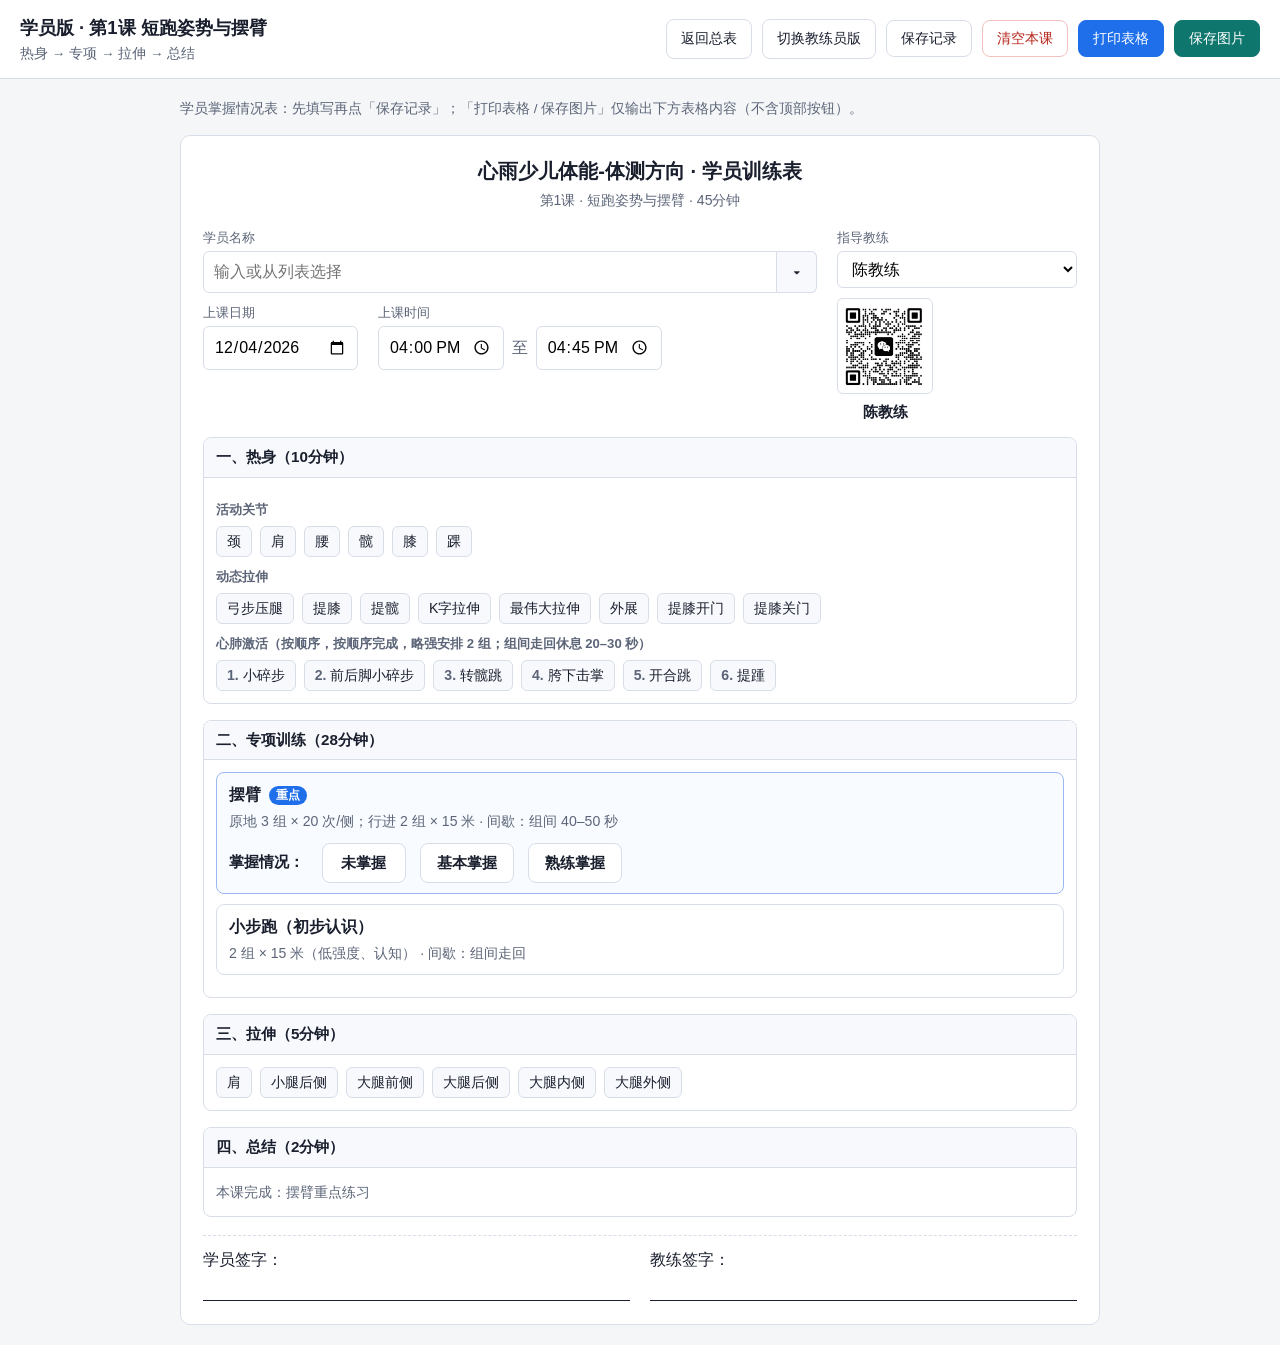
<file: modules/sprint/lesson.html>
<!DOCTYPE html>
<html lang="zh-CN">
  <head>
    <meta charset="UTF-8" />
    <meta name="viewport" content="width=device-width, initial-scale=1" />
    <title>心雨少儿体能-体测方向 · 短跑课时</title>
    <link rel="stylesheet" href="../../css/app.css?v=14" />
  </head>
  <body data-page="lesson">
    <header class="app-header">
      <div>
        <h1 id="page-title">课时表</h1>
        <div class="sub">热身 → 专项 → 拉伸 → 总结</div>
      </div>
      <div class="nav-links no-print">
        <a class="btn" href="index.html">返回总表</a>
        <a class="btn" id="switch-role" href="#">切换版本</a>
        <button type="button" class="btn" id="btn-save">保存记录</button>
        <button type="button" class="btn btn-danger" id="btn-clear">清空本课</button>
        <button type="button" class="btn btn-primary" id="btn-print">打印表格</button>
        <button type="button" class="btn btn-coach" id="btn-image">保存图片</button>
      </div>
    </header>

    <main class="container">
      <div class="toolbar no-print" id="hint-bar"></div>
      <div id="lesson-root"></div>
    </main>

    <script src="data.js"></script>
    <script src="../../js/coach-qr-data.js?v=7"></script>
    <script src="../../js/site-config.js?v=8"></script>
    <script src="../../js/storage.js"></script>
    <script src="../../js/export-image.js?v=8"></script>
    <script src="../../js/app.js?v=18"></script>
  </body>
</html>
</file>
<file: css/app.css>
/* 小学生专项训练营 · 公共样式 + 打印 */
:root {
  --bg: #f4f6f8;
  --surface: #ffffff;
  --text: #1a1f2e;
  --muted: #5c6578;
  --border: #d8dee8;
  --accent: #1f6feb;
  --accent-soft: #e8f0fe;
  --coach: #0f766e;
  --coach-soft: #e6f5f3;
  --danger: #b42318;
  --radius: 10px;
  --font: "Segoe UI", "PingFang SC", "Microsoft YaHei", sans-serif;
}

* {
  box-sizing: border-box;
}

html,
body {
  margin: 0;
  padding: 0;
  font-family: var(--font);
  color: var(--text);
  background: var(--bg);
  line-height: 1.5;
}

a {
  color: var(--accent);
  text-decoration: none;
}

a:hover {
  text-decoration: underline;
}

.no-print {
  /* toolbar / nav */
}

.app-header {
  background: var(--surface);
  border-bottom: 1px solid var(--border);
  padding: 14px 20px;
  display: flex;
  align-items: center;
  justify-content: space-between;
  gap: 12px;
  flex-wrap: wrap;
}

.app-header h1 {
  margin: 0;
  font-size: 1.15rem;
  font-weight: 650;
}

.app-header .sub {
  color: var(--muted);
  font-size: 0.85rem;
  margin-top: 2px;
}

.nav-links {
  display: flex;
  gap: 10px;
  flex-wrap: wrap;
  align-items: center;
}

.header-right {
  display: flex;
  align-items: center;
  gap: 16px;
  flex-wrap: wrap;
  margin-left: auto;
}

.header-aside {
  display: flex;
  align-items: center;
  gap: 12px;
  flex-wrap: wrap;
}

.header-qr {
  margin: 0;
  display: flex;
  flex-direction: column;
  align-items: center;
  gap: 4px;
}

.header-qr img {
  width: 88px;
  height: 88px;
  object-fit: contain;
  border: 1px solid var(--border);
  border-radius: 8px;
  background: #fff;
}

.header-qr.donate img {
  width: 100px;
  height: 100px;
  background: #111;
}

.header-qr figcaption {
  font-size: 0.72rem;
  color: var(--muted);
  line-height: 1.2;
}

.header-github {
  display: inline-flex;
  align-items: center;
  gap: 6px;
  font-size: 0.85rem;
  font-weight: 600;
  padding: 8px 12px;
  border: 1px solid var(--border);
  border-radius: var(--radius);
  background: var(--surface);
  color: var(--text);
  white-space: nowrap;
}

.header-github:hover {
  text-decoration: none;
  background: var(--accent-soft);
  color: var(--accent);
}

.header-github svg {
  width: 16px;
  height: 16px;
  flex-shrink: 0;
}

.btn {
  display: inline-flex;
  align-items: center;
  justify-content: center;
  gap: 6px;
  border: 1px solid var(--border);
  background: var(--surface);
  color: var(--text);
  padding: 8px 14px;
  border-radius: 8px;
  font-size: 0.9rem;
  cursor: pointer;
  font-family: inherit;
}

.btn:hover {
  background: #f0f3f7;
  text-decoration: none;
}

.btn-primary {
  background: var(--accent);
  border-color: var(--accent);
  color: #fff;
}

.btn-primary:hover {
  background: #1858c7;
}

.btn-coach {
  background: var(--coach);
  border-color: var(--coach);
  color: #fff;
}

.btn-coach:hover {
  background: #0c5f59;
}

.btn-ghost {
  background: transparent;
}

.btn-danger {
  color: var(--danger);
  border-color: #f3c1bd;
}

.container {
  max-width: 960px;
  margin: 0 auto;
  padding: 20px;
}

.hero {
  background: var(--surface);
  border: 1px solid var(--border);
  border-radius: var(--radius);
  padding: 28px 24px;
  margin-bottom: 20px;
}

.hero h2 {
  margin: 0 0 8px;
  font-size: 1.5rem;
}

.hero p {
  margin: 0;
  color: var(--muted);
}

.module-grid {
  display: grid;
  grid-template-columns: repeat(3, 1fr);
  gap: 14px;
}

.module-card {
  background: var(--surface);
  border: 1px solid var(--border);
  border-radius: var(--radius);
  padding: 18px 16px;
  display: flex;
  flex-direction: column;
  gap: 8px;
  min-height: 120px;
}

.module-card h3 {
  margin: 0;
  font-size: 1.1rem;
}

.module-card p {
  margin: 0;
  color: var(--muted);
  font-size: 0.85rem;
  flex: 1;
}

.module-card.disabled {
  opacity: 0.72;
  pointer-events: none;
  cursor: not-allowed;
}

.badge {
  display: inline-block;
  font-size: 0.72rem;
  padding: 2px 8px;
  border-radius: 999px;
  background: var(--accent-soft);
  color: var(--accent);
  width: fit-content;
}

.badge.soon {
  background: #f0f0f0;
  color: var(--muted);
}

.panel {
  background: var(--surface);
  border: 1px solid var(--border);
  border-radius: var(--radius);
  padding: 16px;
  margin-bottom: 16px;
}

.panel h3 {
  margin: 0 0 12px;
  font-size: 1.05rem;
  border-bottom: 1px solid var(--border);
  padding-bottom: 8px;
}

.toolbar {
  display: flex;
  flex-wrap: wrap;
  gap: 8px;
  margin-bottom: 16px;
  align-items: center;
}

.table-wrap {
  overflow-x: auto;
  background: var(--surface);
  border: 1px solid var(--border);
  border-radius: var(--radius);
}

table.plan-table {
  width: 100%;
  border-collapse: collapse;
  font-size: 0.92rem;
}

table.plan-table th,
table.plan-table td {
  border-bottom: 1px solid var(--border);
  padding: 10px 12px;
  text-align: left;
  vertical-align: top;
}

table.plan-table th {
  background: #f7f9fc;
  font-weight: 600;
}

table.plan-table tr:last-child td {
  border-bottom: none;
}

table.plan-table td.no-print {
  white-space: nowrap;
  width: 1%;
}

.actions {
  display: flex;
  gap: 14px;
  flex-wrap: nowrap;
  white-space: nowrap;
  align-items: center;
}

.actions .btn {
  flex: none;
  white-space: nowrap;
  min-width: 4.5em;
  justify-content: center;
}

/* ===== Lesson sheets ===== */
.sheet {
  background: var(--surface);
  border: 1px solid var(--border);
  border-radius: var(--radius);
  padding: 20px 22px;
}

.sheet-title {
  text-align: center;
  margin: 0 0 4px;
  font-size: 1.25rem;
}

.sheet-meta {
  text-align: center;
  color: var(--muted);
  font-size: 0.88rem;
  margin-bottom: 16px;
}

.meta-grid {
  display: grid;
  grid-template-columns: repeat(3, 1fr);
  gap: 10px;
  margin-bottom: 10px;
}

.sheet-header-row {
  display: flex;
  align-items: flex-start;
  justify-content: space-between;
  gap: 20px;
  margin-bottom: 16px;
}

.sheet-header-left {
  flex: 1;
  min-width: 0;
  display: flex;
  flex-direction: column;
  gap: 10px;
}

.datetime-stack {
  display: flex;
  flex-direction: row;
  flex-wrap: wrap;
  align-items: flex-start;
  gap: 12px 20px;
}

.datetime-stack > .field {
  flex: 0 1 auto;
  min-width: 0;
}

.sheet-header-right {
  flex: none;
  width: 240px;
}

.meta-grid.time-range {
  grid-template-columns: 1fr;
  margin-bottom: 16px;
}

.time-range-fields {
  display: flex;
  align-items: center;
  gap: 8px;
  max-width: 360px;
}

.time-range-fields input[type="time"] {
  flex: 1;
  min-width: 0;
}

.time-range-fields .sep {
  color: var(--muted);
  flex: none;
}

.field label {
  display: block;
  font-size: 0.8rem;
  color: var(--muted);
  margin-bottom: 4px;
}

.field input,
.field textarea {
  width: 100%;
  border: 1px solid var(--border);
  border-radius: 6px;
  padding: 8px 10px;
  font: inherit;
  background: #fff;
}

.field select {
  width: 100%;
  border: 1px solid var(--border);
  border-radius: 6px;
  padding: 8px 10px;
  font: inherit;
  background: #fff;
}

.student-picker {
  position: relative;
  display: flex;
  align-items: stretch;
  gap: 0;
}

.student-picker input#studentName {
  flex: 1;
  min-width: 0;
  border-radius: 6px 0 0 6px;
}

.student-picker-toggle {
  flex: none;
  width: 40px;
  border: 1px solid var(--border);
  border-left: none;
  border-radius: 0 6px 6px 0;
  background: #f7f9fc;
  color: var(--text);
  cursor: pointer;
  font-size: 0.95rem;
  line-height: 1;
}

.student-picker-toggle:hover {
  background: #eef2f7;
}

.student-picker-list {
  position: absolute;
  left: 0;
  right: 0;
  top: calc(100% + 4px);
  z-index: 20;
  margin: 0;
  padding: 6px 0;
  list-style: none;
  max-height: 240px;
  overflow-y: auto;
  background: #fff;
  border: 1px solid var(--border);
  border-radius: 8px;
  box-shadow: 0 8px 24px rgba(26, 31, 46, 0.12);
}

.student-picker-list[hidden] {
  display: none !important;
}

.student-picker-item {
  padding: 10px 14px;
  cursor: pointer;
  font-size: 0.95rem;
}

.student-picker-item:hover,
.student-picker-item:focus {
  background: var(--accent-soft);
  outline: none;
}

.student-picker.is-open .student-picker-toggle {
  background: #e8f0fe;
}

@media print {
  .student-picker-toggle,
  .student-picker-list {
    display: none !important;
  }

  .student-picker input#studentName {
    border-radius: 6px;
  }
}

.exporting-image .student-picker-toggle,
.exporting-image .student-picker-list {
  display: none !important;
}

.field-coach .coach-qr-host {
  margin-top: 10px;
}

.coach-card {
  display: inline-flex;
  flex-direction: column;
  align-items: center;
  gap: 8px;
  padding: 0;
  border: none;
  border-radius: 0;
  background: transparent;
}

.coach-qr-img {
  width: 96px;
  height: 96px;
  object-fit: contain;
  border: 1px solid var(--border);
  border-radius: 6px;
  background: #fff;
  flex: none;
}

.coach-card-name {
  font-size: 0.95rem;
  font-weight: 650;
  color: var(--text);
  text-align: center;
  line-height: 1.3;
}

/* 导出图片 / 打印预处理后的纯文本值 */
.print-plain-value {
  display: inline-block;
  min-height: 1.4em;
  font-size: 1rem;
  line-height: 1.5;
  color: var(--text);
  border: none !important;
  padding: 8px 0;
}

.section {
  margin-bottom: 16px;
  border: 1px solid var(--border);
  border-radius: 8px;
  overflow: hidden;
}

.section-head {
  background: #f7f9fc;
  padding: 8px 12px;
  font-weight: 650;
  font-size: 0.95rem;
  border-bottom: 1px solid var(--border);
  display: flex;
  justify-content: space-between;
  align-items: center;
}

.section-head.coach {
  background: var(--coach-soft);
  color: var(--coach);
}

.section-body {
  padding: 12px;
}

.checklist {
  display: flex;
  flex-wrap: wrap;
  gap: 8px 14px;
  margin: 0;
  padding: 0;
  list-style: none;
}

.checklist li {
  font-size: 0.9rem;
}

.checklist label {
  display: inline-flex;
  align-items: center;
  gap: 6px;
  cursor: pointer;
}

.tag-list {
  display: flex;
  flex-wrap: wrap;
  gap: 8px;
  margin: 0;
  padding: 0;
  list-style: none;
}

.tag-list li {
  font-size: 0.88rem;
  padding: 4px 10px;
  border: 1px solid var(--border);
  border-radius: 6px;
  background: #f7f9fc;
}

.tag-list.ordered {
  counter-reset: cardio;
}

.tag-list.ordered li {
  counter-increment: cardio;
}

.tag-list.ordered li::before {
  content: counter(cardio) ". ";
  color: var(--muted);
  font-weight: 600;
}

.sub-label {
  font-size: 0.82rem;
  color: var(--muted);
  margin: 10px 0 6px;
  font-weight: 600;
}

.drill-row {
  border: 1px solid var(--border);
  border-radius: 8px;
  padding: 10px 12px;
  margin-bottom: 10px;
}

.drill-row.focus {
  border-color: #9db7f0;
  background: #f8fbff;
}

.drill-name {
  font-weight: 650;
  display: flex;
  align-items: center;
  gap: 8px;
  margin-bottom: 4px;
}

.tag-focus {
  font-size: 0.72rem;
  background: var(--accent);
  color: #fff;
  padding: 1px 7px;
  border-radius: 999px;
}

.drill-dose {
  font-size: 0.88rem;
  color: var(--muted);
}

.mastery {
  margin-top: 10px;
  display: flex;
  flex-wrap: wrap;
  gap: 10px 14px;
  align-items: center;
  font-size: 0.95rem;
}

.mastery span.label {
  font-weight: 600;
  margin-right: 4px;
}

.mastery-option {
  display: inline-flex;
  align-items: center;
  justify-content: center;
  min-width: 5.5em;
  padding: 10px 16px;
  border: 1px solid #d8dee8;
  border-radius: 8px;
  cursor: pointer;
  font: inherit;
  font-weight: 600;
  user-select: none;
  line-height: 1.2;
  color: #1a1f2e;
  background: #ffffff;
  box-shadow: none;
}

.mastery-option:hover {
  border-color: #b8c0cc;
}

.mastery-option.is-selected.mastery-none {
  color: #c62828;
  border-color: #c62828;
  background: #ffebee;
  box-shadow: inset 0 0 0 1px #c62828;
}

.mastery-option.is-selected.mastery-basic {
  color: #c79100;
  border-color: #f9a825;
  background: #fffde7;
  box-shadow: inset 0 0 0 1px #f9a825;
}

.mastery-option.is-selected.mastery-good {
  color: #2e7d32;
  border-color: #2e7d32;
  background: #e8f5e9;
  box-shadow: inset 0 0 0 1px #2e7d32;
}

.exporting-image .mastery-option {
  -webkit-print-color-adjust: exact;
  print-color-adjust: exact;
}

@media print {
  .mastery-option {
    -webkit-print-color-adjust: exact;
    print-color-adjust: exact;
  }
}

.sign-row {
  display: grid;
  grid-template-columns: 1fr 1fr;
  gap: 20px;
  margin-top: 18px;
  padding-top: 12px;
  border-top: 1px dashed var(--border);
}

.sign-box {
  min-height: 56px;
}

.sign-box .line {
  margin-top: 28px;
  border-bottom: 1px solid var(--text);
}

.muted {
  color: var(--muted);
}

.note {
  font-size: 0.85rem;
  color: var(--muted);
}

ul.plain {
  margin: 6px 0;
  padding-left: 1.2rem;
}

ul.plain li {
  margin-bottom: 4px;
}

.error-list {
  margin: 8px 0 0;
  padding: 0;
  list-style: none;
}

.error-list li {
  border-left: 3px solid #e2a39d;
  padding: 6px 10px;
  margin-bottom: 6px;
  background: #fff8f7;
  font-size: 0.88rem;
}

.coach-block {
  margin-bottom: 14px;
}

.coach-block h4 {
  margin: 0 0 6px;
  font-size: 0.95rem;
}

.obj-grid {
  display: grid;
  grid-template-columns: 1fr;
  gap: 6px;
  font-size: 0.9rem;
}

.placeholder-page {
  text-align: center;
  padding: 48px 20px;
}

.placeholder-page h2 {
  margin-top: 0;
}

@media screen and (max-width: 720px) {
  html:not(.a4-layout) .module-grid {
    grid-template-columns: 1fr;
  }

  html:not(.a4-layout) .meta-grid,
  html:not(.a4-layout) .meta-grid.time-range,
  html:not(.a4-layout) .sign-row {
    grid-template-columns: 1fr;
  }

  html:not(.a4-layout) .sheet-header-row {
    flex-direction: column;
  }

  html:not(.a4-layout) .sheet-header-right {
    width: 100%;
  }

  html:not(.a4-layout) .datetime-stack {
    flex-direction: column;
  }

  html:not(.a4-layout) .header-qr img,
  html:not(.a4-layout) .header-qr.donate img {
    width: 72px;
    height: 72px;
  }
}

/* 打印 / 保存图片时强制 A4 纸宽（手机、平板也走桌面排版） */
.a4-export-mask {
  position: fixed;
  inset: 0;
  z-index: 99999;
  background: rgba(255, 255, 255, 0.94);
  display: flex;
  align-items: center;
  justify-content: center;
  font-size: 1rem;
  font-weight: 600;
  color: var(--text);
  pointer-events: all;
}

html.a4-layout,
html.a4-layout body,
html.a4-layout main,
html.a4-layout .container,
html.a4-layout .table-wrap {
  overflow: visible !important;
  max-width: none !important;
}

html.a4-layout .container {
  width: 794px !important;
  padding: 0 !important;
  margin: 0 auto !important;
}

html.a4-layout #print-area {
  width: 794px !important;
  max-width: 794px !important;
  min-width: 794px !important;
  margin: 0 auto !important;
  box-sizing: border-box !important;
}

html.a4-layout .meta-grid {
  grid-template-columns: repeat(3, 1fr) !important;
}

html.a4-layout .meta-grid.time-range {
  grid-template-columns: 1fr !important;
}

html.a4-layout .sign-row {
  grid-template-columns: 1fr 1fr !important;
}

html.a4-layout .sheet-header-row {
  display: flex !important;
  flex-direction: row !important;
  align-items: flex-start !important;
}

html.a4-layout .sheet-header-right {
  width: auto !important;
  max-width: 240px;
}

html.a4-layout .datetime-stack {
  display: flex !important;
  flex-direction: row !important;
  flex-wrap: nowrap !important;
  align-items: flex-end !important;
}

/* ===== 导出图片：A4 纸宽版式，仅去掉交互控件观感 ===== */
.exporting-image {
  box-shadow: none !important;
  background: #fff !important;
}

.exporting-image input:not([type="radio"]):not([type="checkbox"]),
.exporting-image select,
.exporting-image textarea {
  border: none !important;
  outline: none !important;
  box-shadow: none !important;
  background: transparent !important;
  padding-left: 0 !important;
  padding-right: 0 !important;
  -webkit-appearance: none !important;
  appearance: none !important;
}

.exporting-image .coach-card {
  border: none !important;
  background: transparent !important;
  padding-left: 0 !important;
}

.exporting-image .coach-qr-img {
  width: 120px !important;
  height: 120px !important;
  visibility: visible !important;
  opacity: 1 !important;
  display: inline-block !important;
  flex: none !important;
  -webkit-print-color-adjust: exact;
  print-color-adjust: exact;
}

.exporting-image .field-coach select,
.exporting-image select#coachId {
  display: none !important;
}

.exporting-image .print-plain-value {
  border: none !important;
}

.exporting-image .sheet-header-row {
  justify-content: flex-start !important;
  gap: 24px;
  padding-right: 36px;
}

.exporting-image .sheet-header-right {
  margin-right: 28px;
}

.exporting-image .datetime-stack {
  display: flex !important;
  flex-direction: row !important;
  flex-wrap: nowrap !important;
  align-items: flex-end !important;
  gap: 16px 24px !important;
}

.exporting-image .sheet-header-left .print-plain-value {
  font-size: 1.15rem !important;
  font-weight: 700 !important;
}

/* ===== Print：A4 打印版式（与导出图片分开） ===== */
@media print {
  @page {
    size: A4 portrait;
    margin: 10mm 12mm;
  }

  html,
  body,
  html.a4-layout,
  html.a4-layout body {
    background: #fff !important;
    color: #000 !important;
    margin: 0 !important;
    padding: 0 !important;
    width: 210mm !important;
    min-width: 210mm !important;
    max-width: 210mm !important;
  }

  .a4-export-mask {
    display: none !important;
  }

  .no-print,
  .app-header,
  .toolbar,
  .nav-links,
  .btn,
  .panel.no-print,
  #hint-bar {
    display: none !important;
  }

  .container,
  html.a4-layout .container {
    max-width: none !important;
    width: auto !important;
    margin: 0 !important;
    padding: 0 !important;
  }

  #lesson-root > *:not(#print-area),
  main > *:not(#print-area):not(#lesson-root) {
    display: none !important;
  }

  #print-area,
  html.a4-layout #print-area {
    display: block !important;
    position: static !important;
    width: 186mm !important;
    max-width: 186mm !important;
    min-width: 186mm !important;
    margin: 0 auto !important;
    padding: 0 !important;
    border: none !important;
    background: #fff !important;
    box-shadow: none !important;
    border-radius: 0 !important;
  }

  .sheet,
  .panel,
  .table-wrap,
  .section,
  .drill-row {
    border-color: #999 !important;
    box-shadow: none !important;
    break-inside: avoid;
  }

  .sheet {
    padding: 0 !important;
    border: none !important;
  }

  .table-wrap {
    border: 1px solid #999 !important;
    border-radius: 0 !important;
  }

  .drill-row.focus {
    background: #fff !important;
  }

  .section-head {
    background: #eee !important;
    color: #000 !important;
    -webkit-print-color-adjust: exact;
    print-color-adjust: exact;
  }

  a {
    color: inherit;
    text-decoration: none;
  }

  body.role-student #print-area,
  body.role-student .sheet {
    font-size: 10.5pt;
  }

  body.role-student .section {
    margin-bottom: 6px;
  }

  body.role-student .section-body {
    padding: 6px 8px;
  }

  body.role-student .sign-row {
    margin-top: 10px;
  }

  body.role-student .sheet-header-row {
    display: flex !important;
    flex-direction: row !important;
    align-items: flex-start !important;
    justify-content: flex-start !important;
    gap: 24px;
    margin-bottom: 10px;
    padding-right: 36px;
  }

  body.role-student .sheet-header-left {
    flex: 1 1 auto !important;
    min-width: 0;
  }

  body.role-student .sheet-header-right {
    flex: 0 0 auto !important;
    width: auto !important;
    max-width: 140px;
    margin-left: 0;
    margin-right: 28px;
  }

  body.role-coach .section {
    break-inside: avoid;
  }

  #print-area .sheet-header-row {
    display: flex !important;
    flex-direction: row !important;
    align-items: flex-start !important;
    justify-content: flex-start !important;
    gap: 24px;
    padding-right: 36px;
  }

  #print-area .sheet-header-left {
    flex: 1 1 auto !important;
  }

  #print-area .sheet-header-right {
    flex: 0 0 auto !important;
    width: auto !important;
    margin-right: 28px;
  }

  #print-area .datetime-stack,
  body.role-student .datetime-stack {
    display: flex !important;
    flex-direction: row !important;
    flex-wrap: nowrap !important;
    align-items: flex-end !important;
    gap: 16px 24px !important;
  }

  #print-area .datetime-stack > .field {
    flex: 0 0 auto !important;
  }

  /* 学员姓名 / 日期 / 时间：加大加粗 */
  #print-area .sheet-header-left .print-plain-value,
  #print-area .sheet-header-left input,
  #print-area .sheet-header-left .time-range-fields .sep {
    font-size: 12.5pt !important;
    font-weight: 700 !important;
  }

  #print-area input:not([type="radio"]):not([type="checkbox"]),
  #print-area select,
  #print-area textarea {
    border: none !important;
    outline: none !important;
    box-shadow: none !important;
    background: transparent !important;
    padding-left: 0 !important;
    padding-right: 0 !important;
    -webkit-appearance: none !important;
    appearance: none !important;
  }

  #print-area .field-coach select,
  #print-area select#coachId {
    display: none !important;
  }

  #print-area .coach-card {
    border: none !important;
    padding: 0 !important;
    background: transparent !important;
    gap: 10px;
  }

  #print-area .coach-qr-img {
    display: inline-block !important;
    visibility: visible !important;
    width: 120px !important;
    height: 120px !important;
    -webkit-print-color-adjust: exact !important;
    print-color-adjust: exact !important;
  }

  #print-area .print-plain-value {
    border: none !important;
  }

  body[data-page="module-index"] .no-print,
  body[data-page="module-index"] th.no-print,
  body[data-page="module-index"] td.no-print,
  body[data-page="module-index"] .actions,
  body[data-page="sprint-index"] .no-print,
  body[data-page="sprint-index"] th.no-print,
  body[data-page="sprint-index"] td.no-print,
  body[data-page="sprint-index"] .actions,
  body[data-page="endurance-index"] .no-print,
  body[data-page="endurance-index"] th.no-print,
  body[data-page="endurance-index"] td.no-print,
  body[data-page="endurance-index"] .actions,
  body[data-page="jump-rope-index"] .no-print,
  body[data-page="jump-rope-index"] th.no-print,
  body[data-page="jump-rope-index"] td.no-print,
  body[data-page="jump-rope-index"] .actions,
  body[data-page="fitness-index"] .no-print,
  body[data-page="fitness-index"] th.no-print,
  body[data-page="fitness-index"] td.no-print,
  body[data-page="fitness-index"] .actions,
  body[data-page="core-index"] .no-print,
  body[data-page="core-index"] th.no-print,
  body[data-page="core-index"] td.no-print,
  body[data-page="core-index"] .actions {
    display: none !important;
  }
}
</file>
